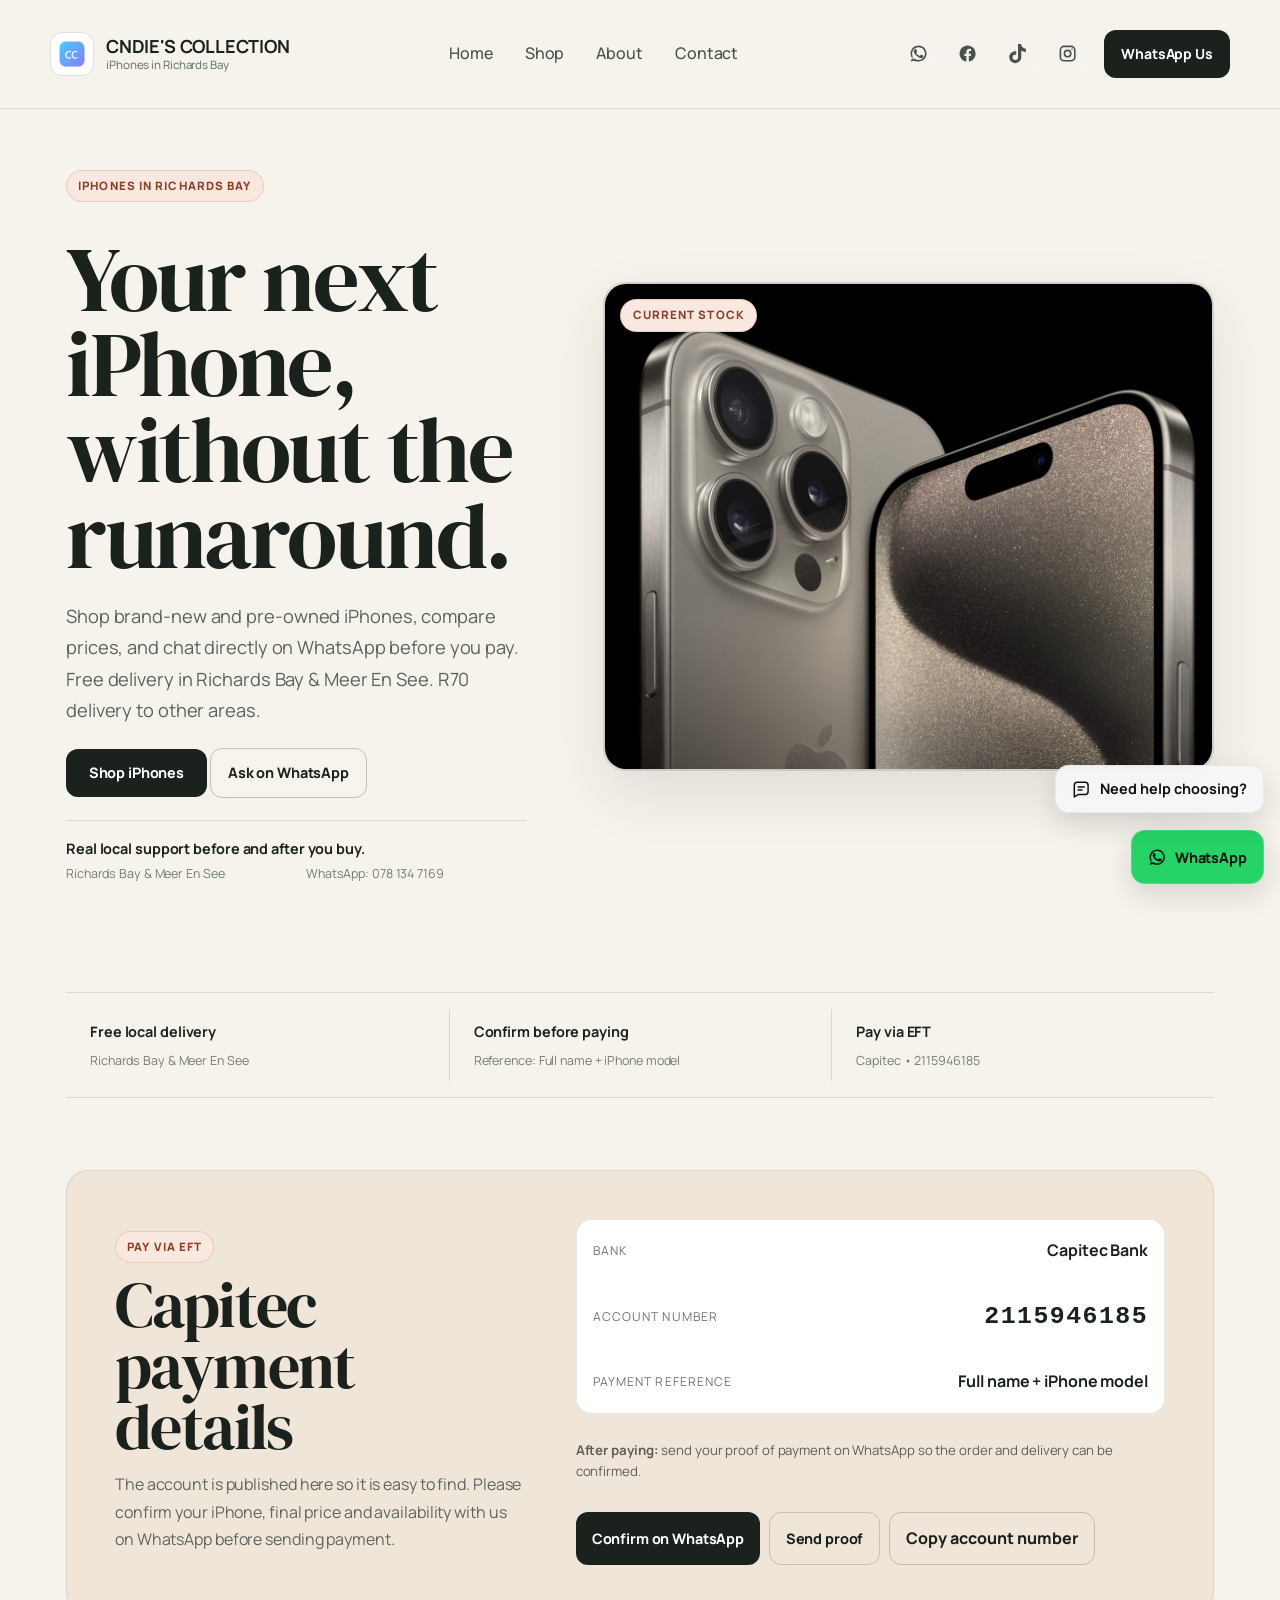
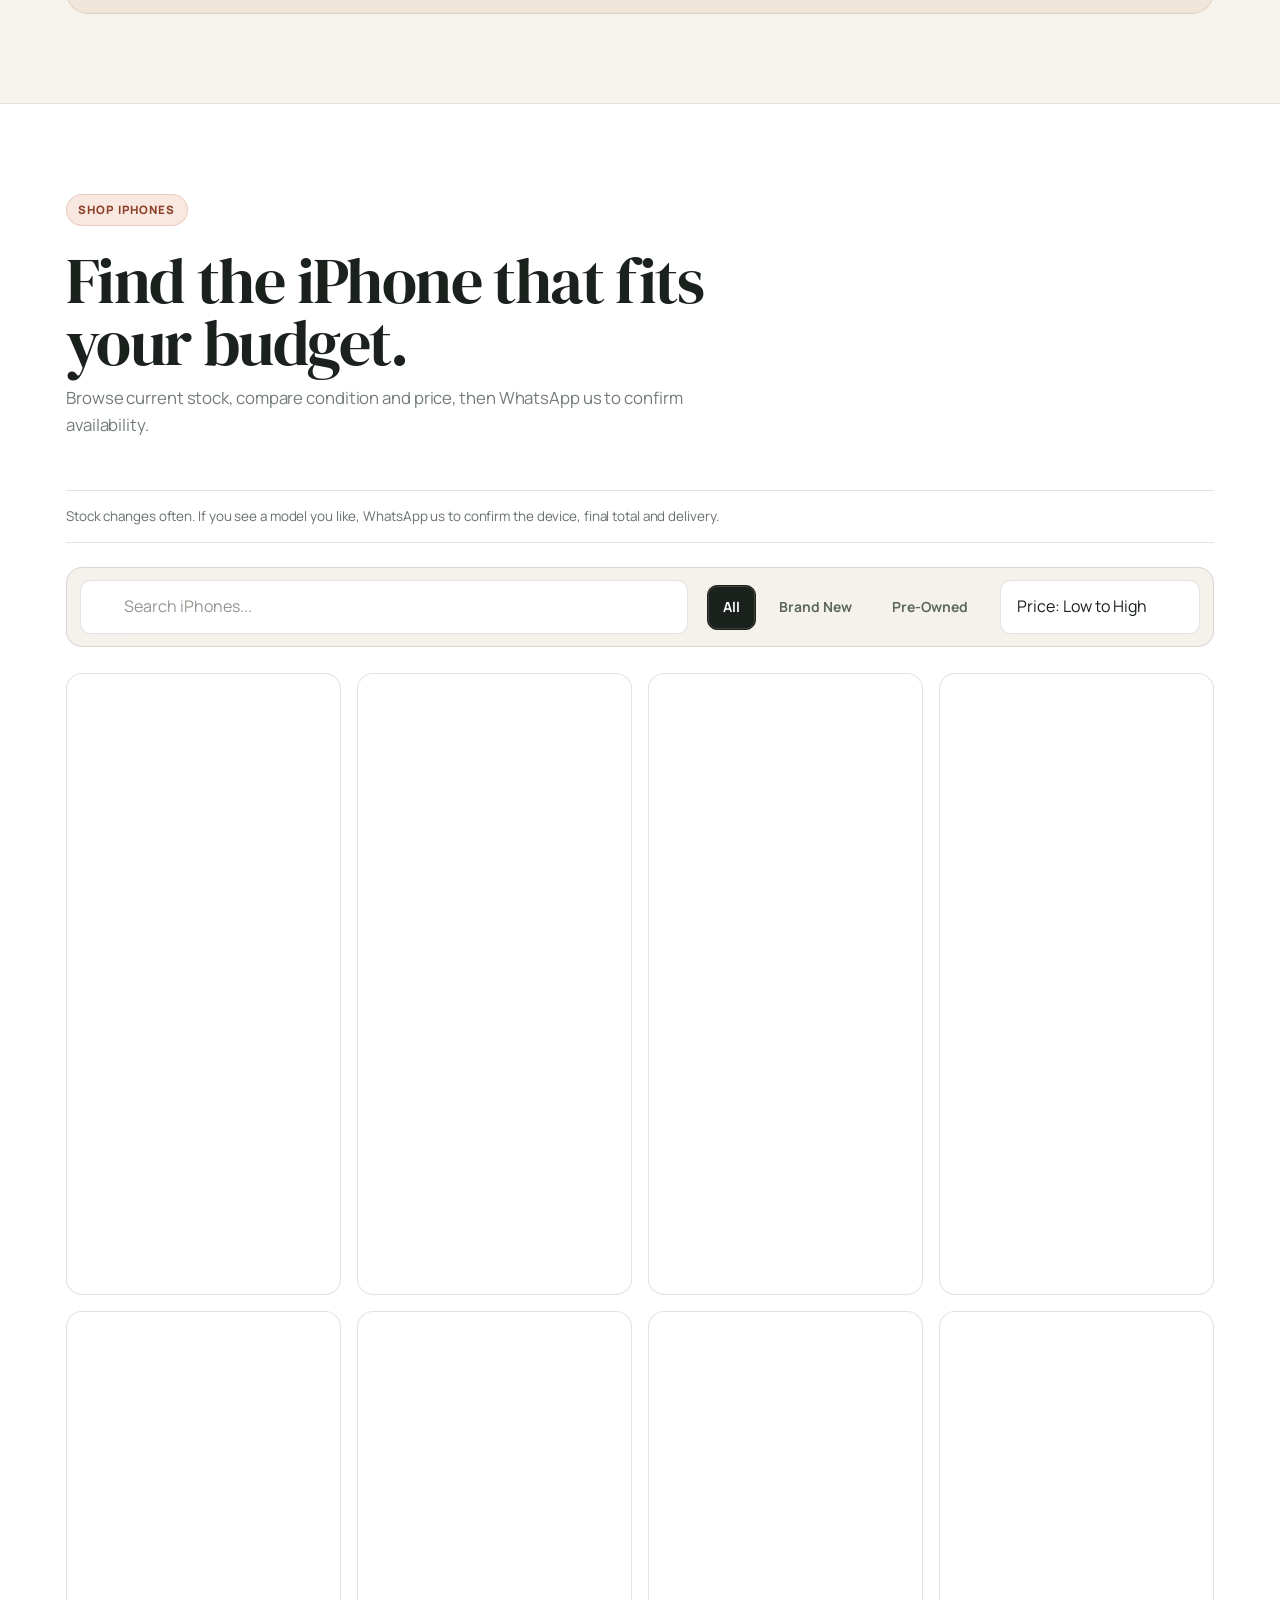
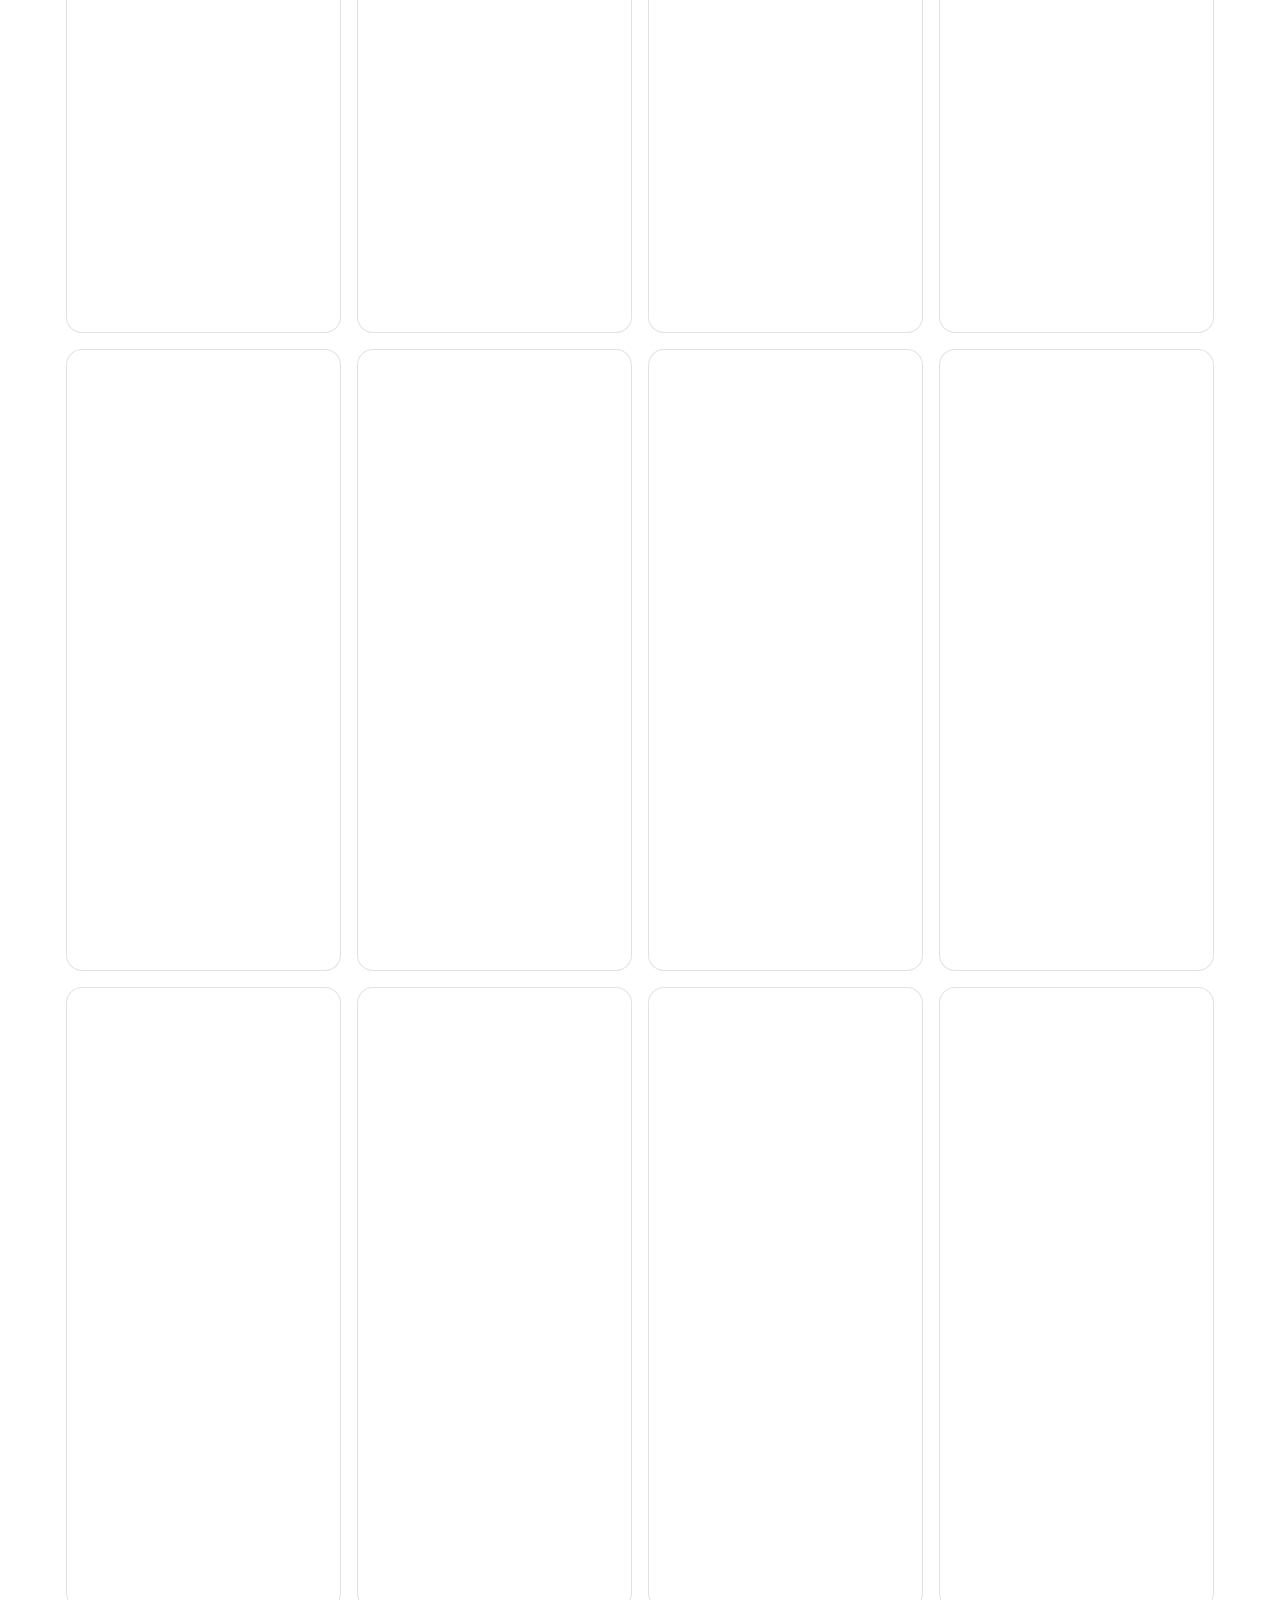
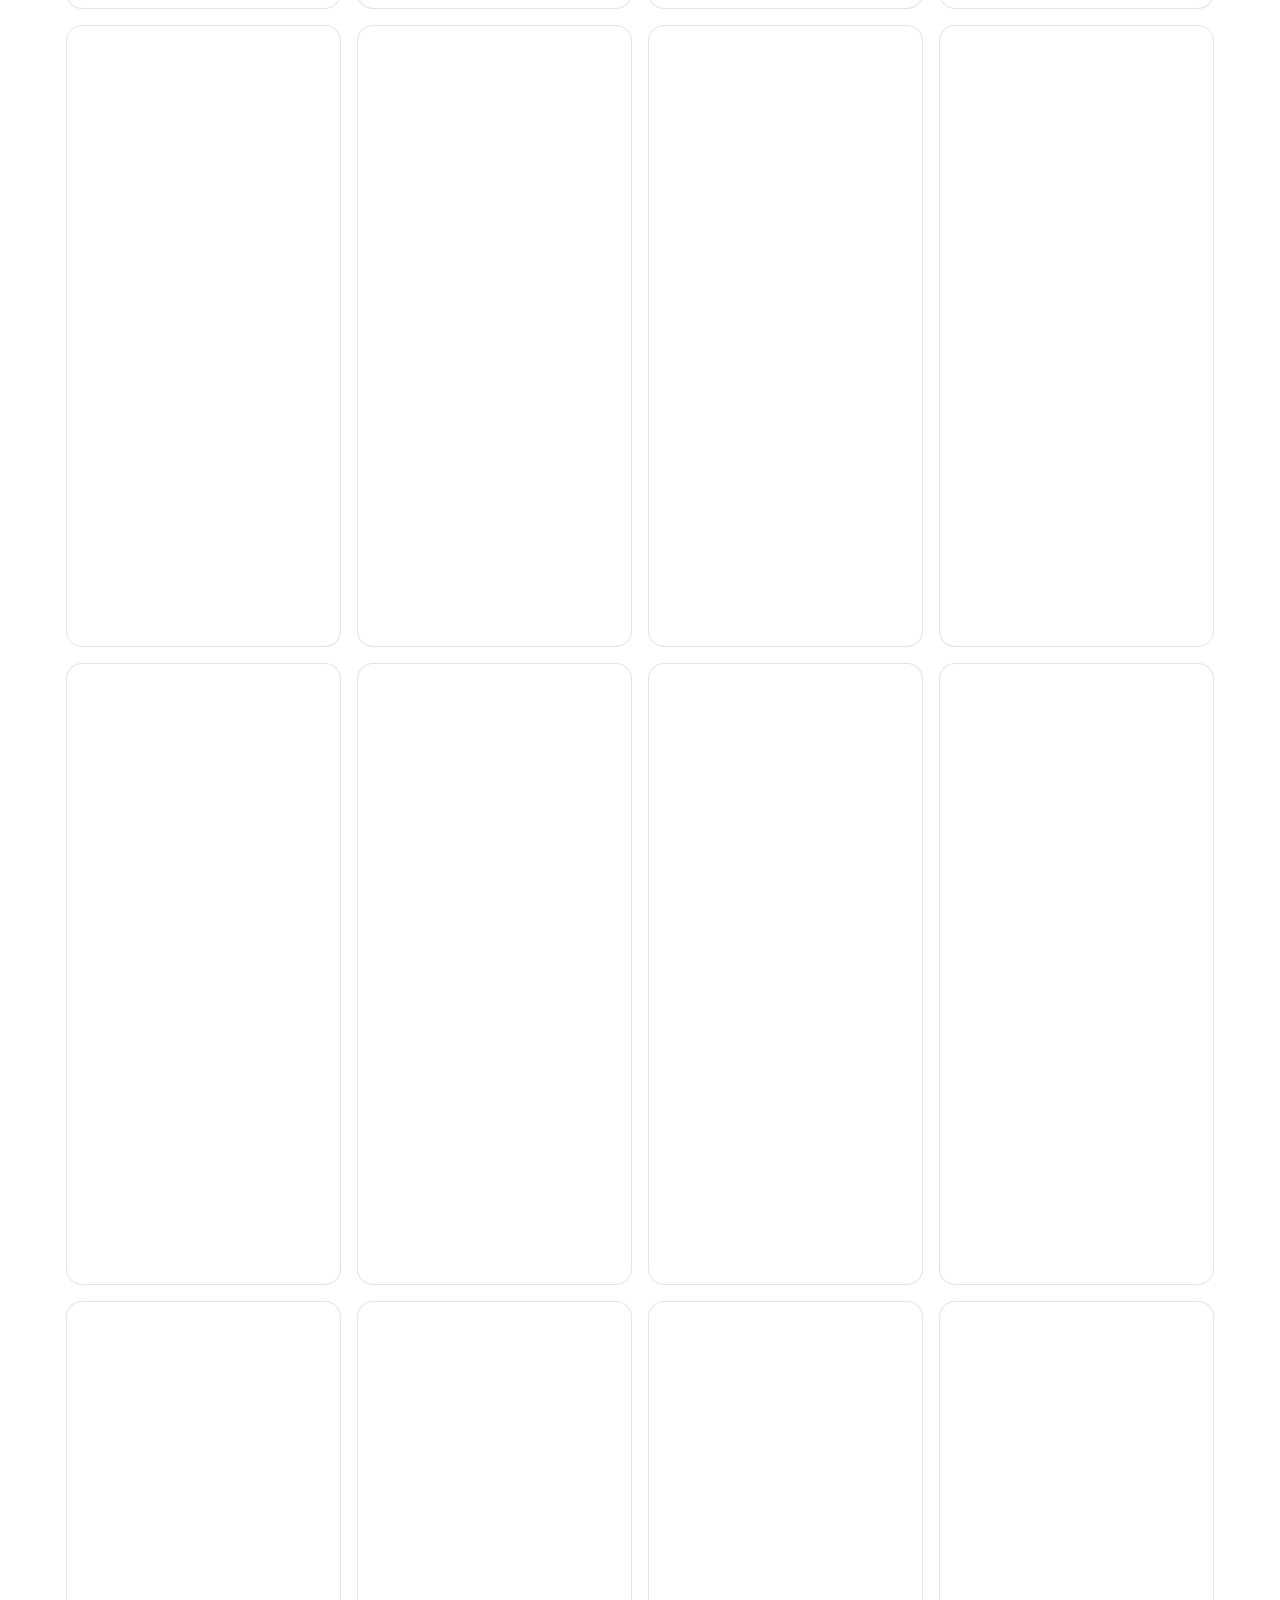
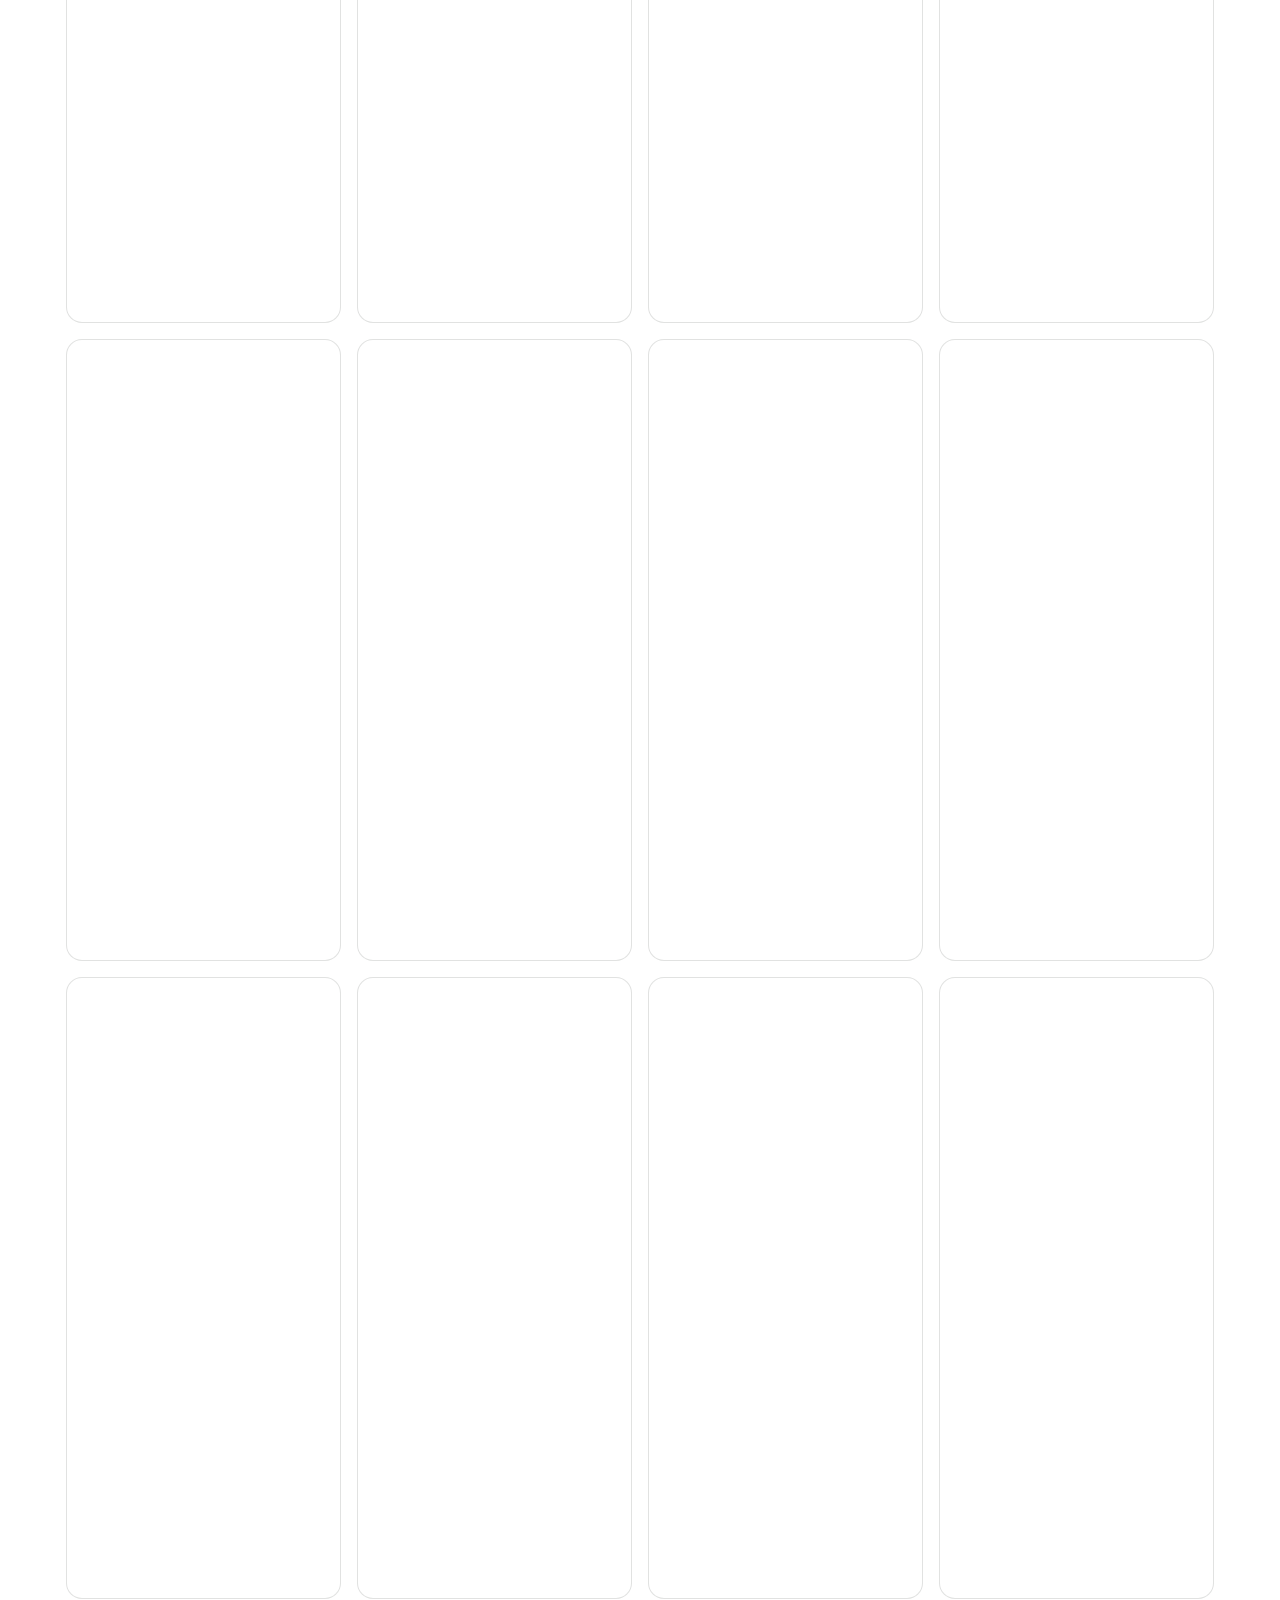
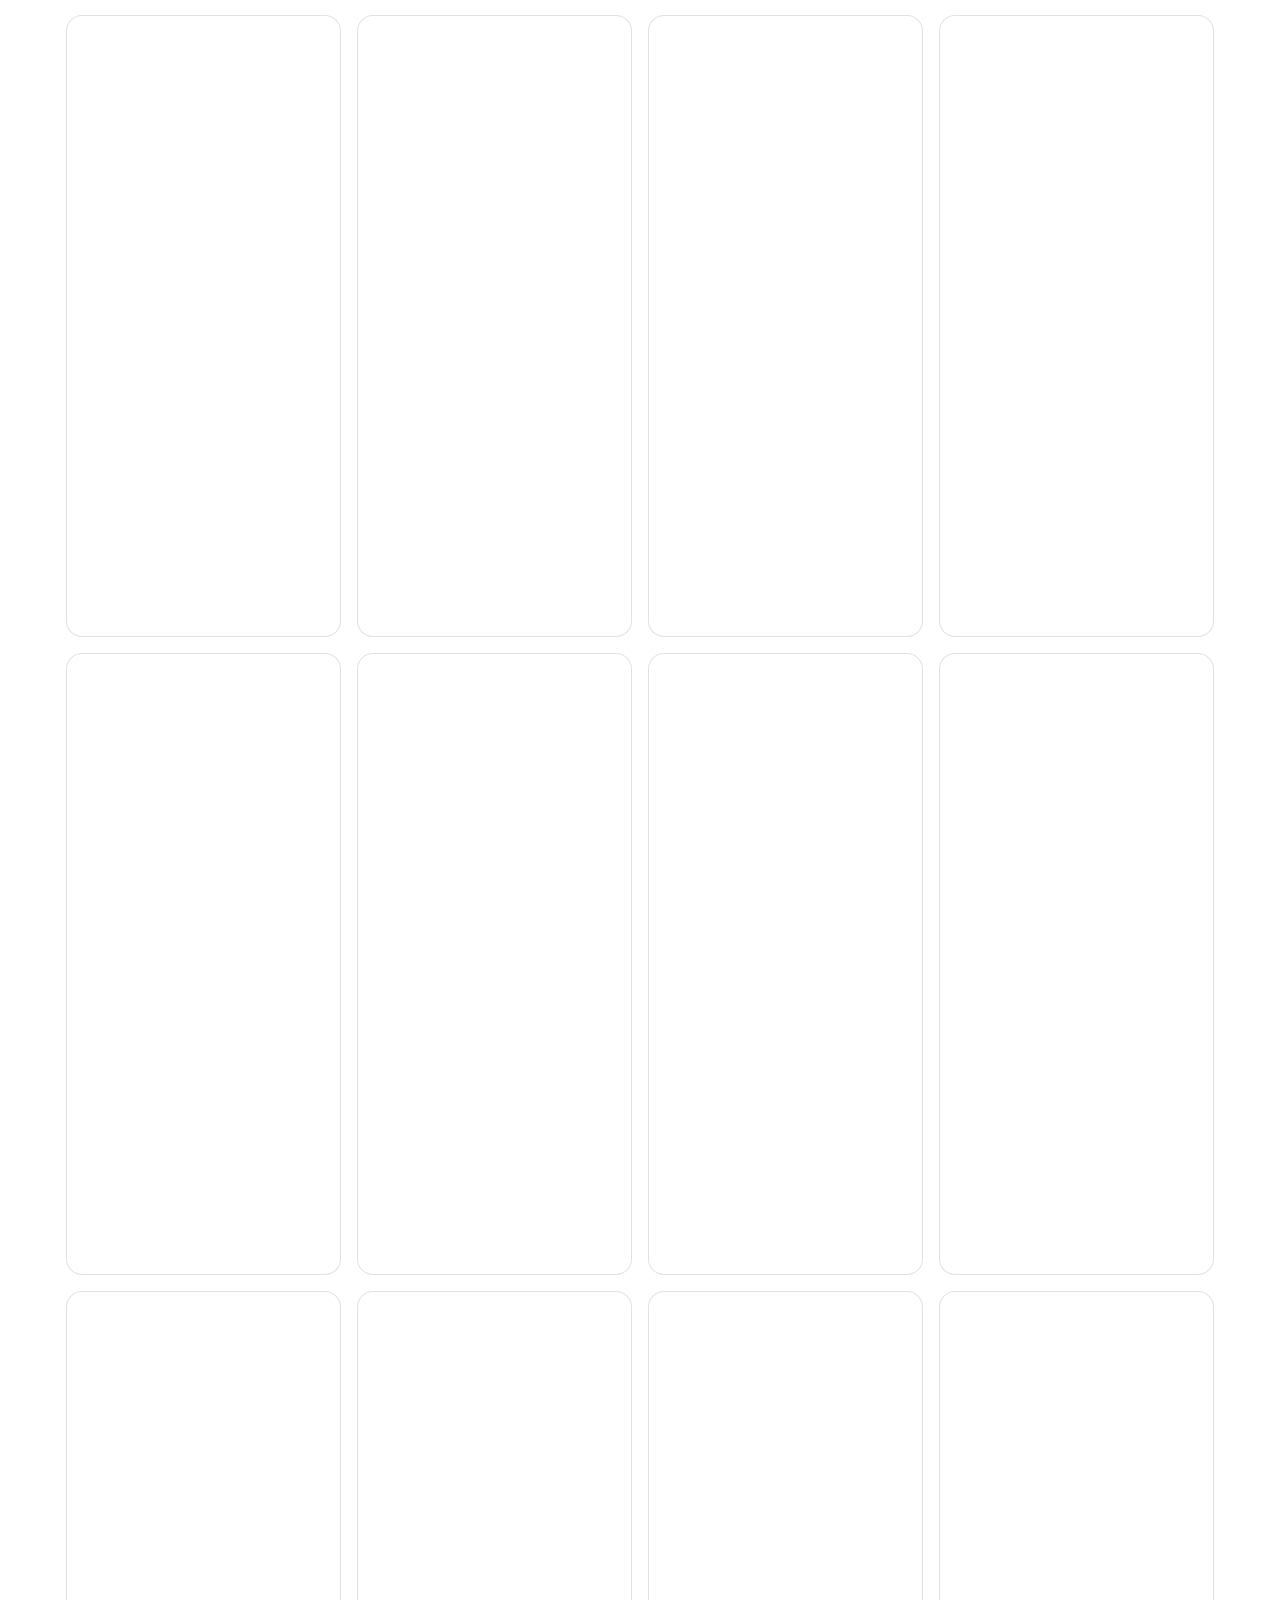
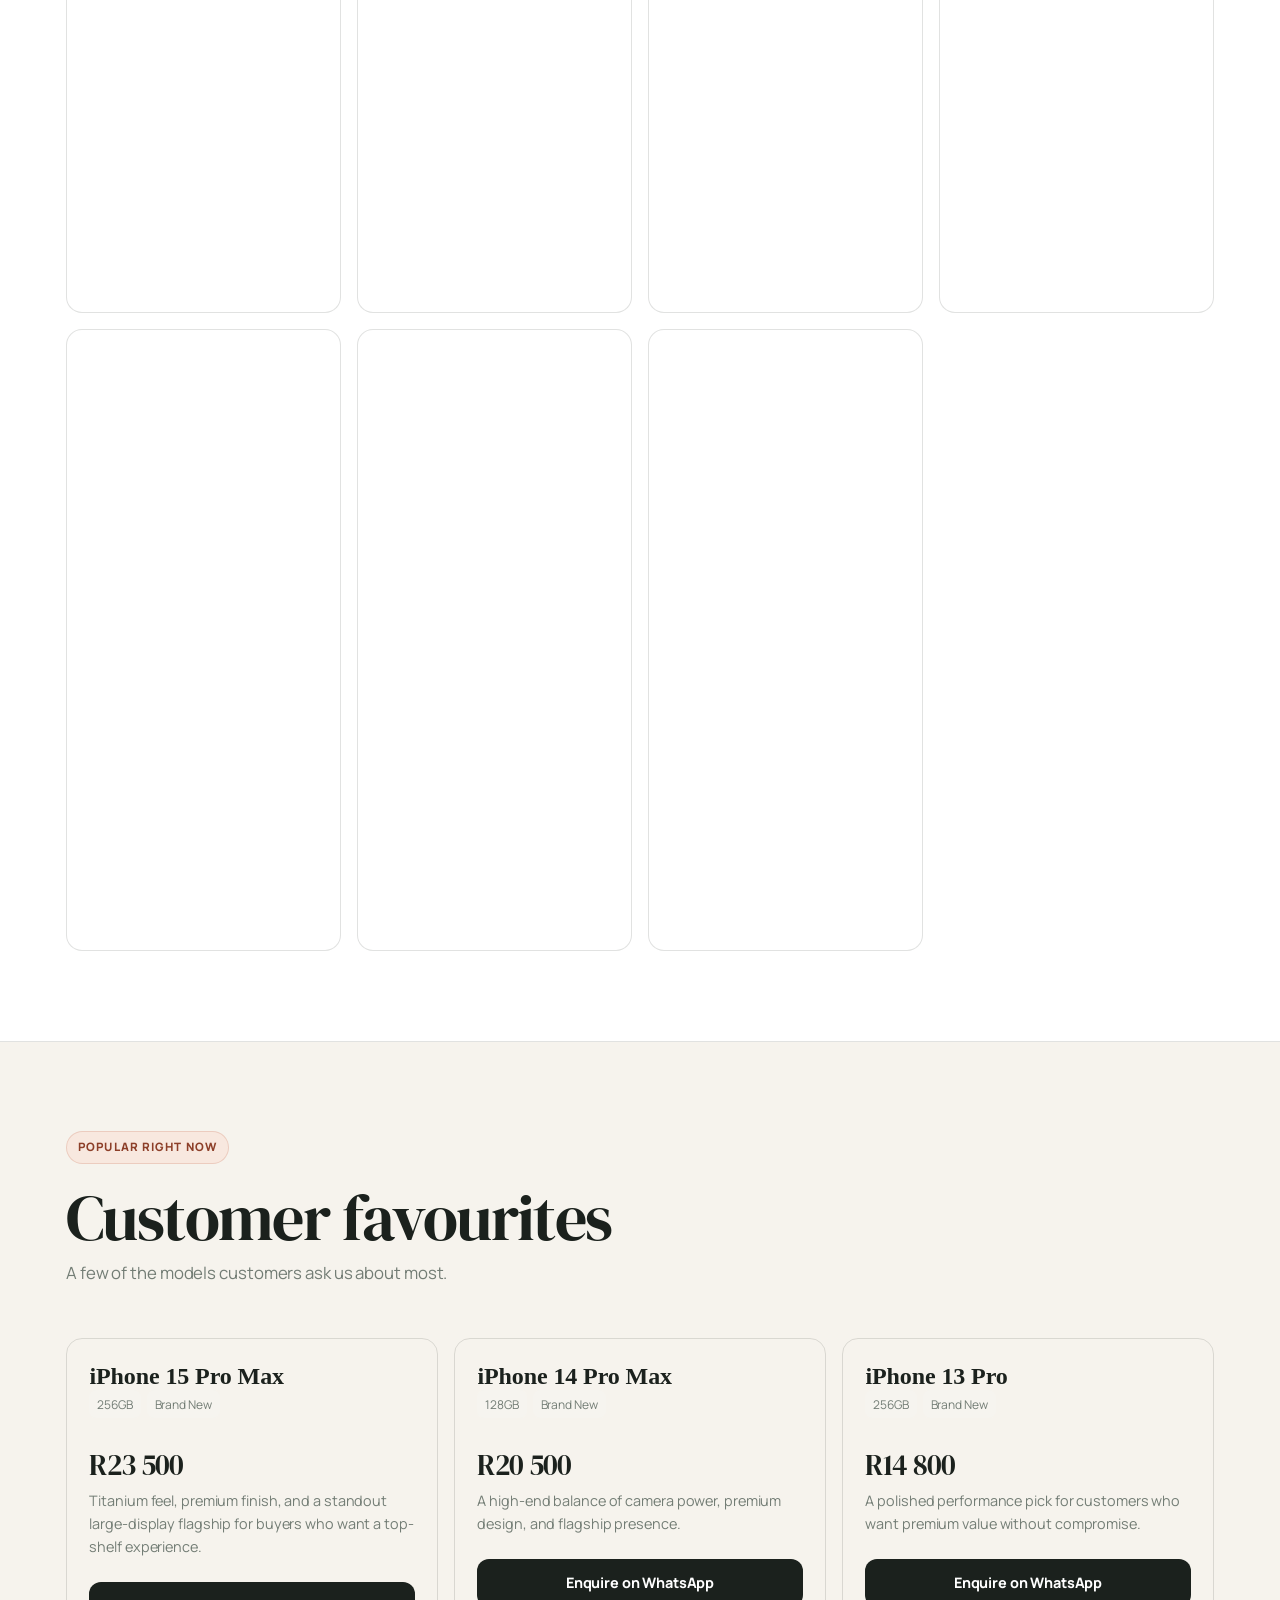
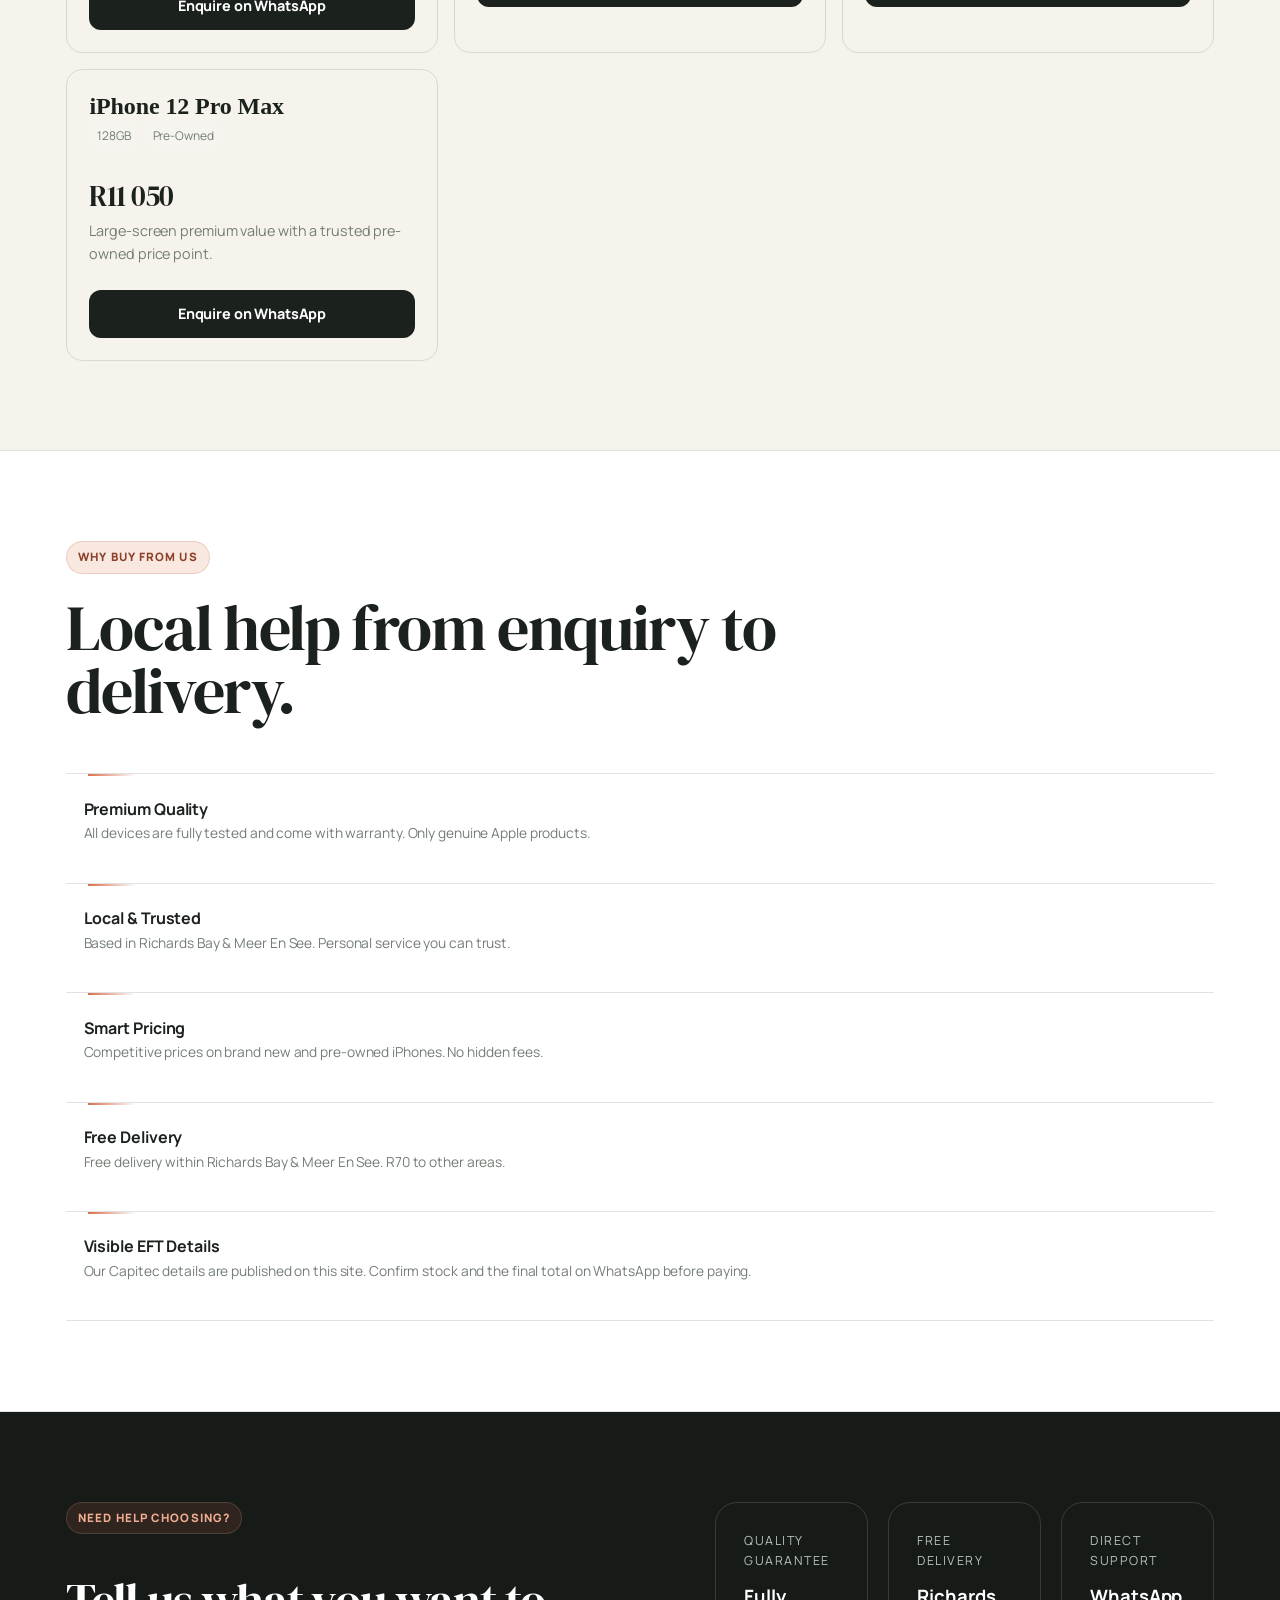
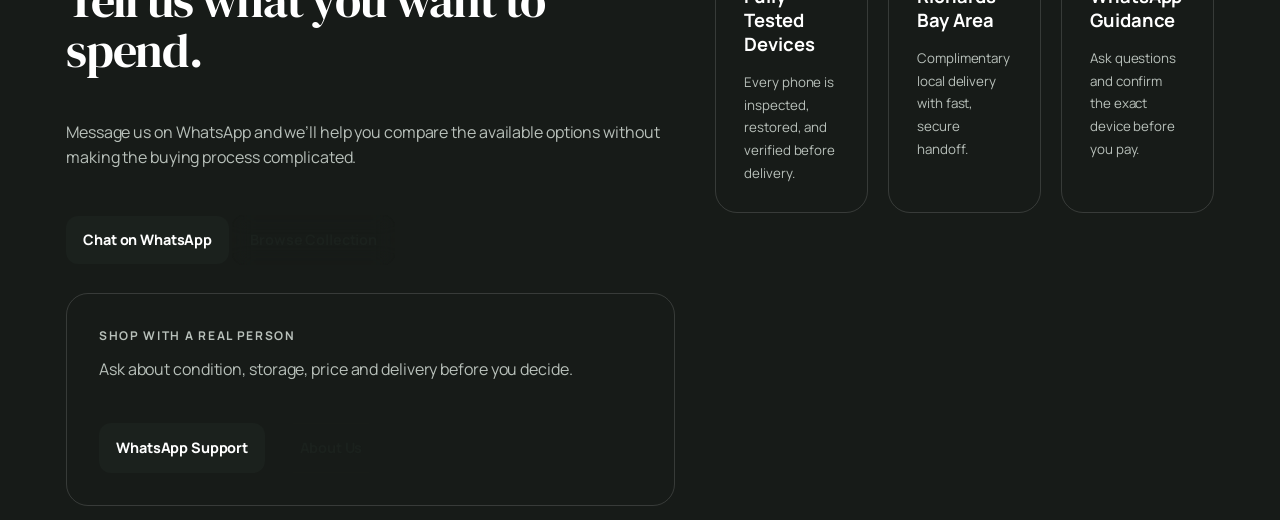
<file: cndies collection/index.html>
<!DOCTYPE html>
<html lang="en">
<head>
  <meta charset="UTF-8">
  <meta name="viewport" content="width=device-width, initial-scale=1.0">
  <meta name="description" content="Shop brand-new and pre-owned iPhones in Richards Bay from CNDIE'S COLLECTION. Compare current stock, chat on WhatsApp, and arrange local delivery.">
  <meta name="application-name" content="CNDIE'S COLLECTION">
  <meta name="author" content="CNDIE'S COLLECTION">
  <meta name="keywords" content="iPhone for sale Richards Bay, buy iPhone Meer En See, pre-owned iPhones, brand new iPhones, affordable iPhones">
  <link rel="canonical" href="https://cndies-collection-9brh.vercel.app/">
  <title>CNDIE'S COLLECTION | iPhones in Richards Bay</title>

  <meta property="og:site_name" content="CNDIE'S COLLECTION">
  <meta property="og:title" content="CNDIE'S COLLECTION | iPhones in Richards Bay">
  <meta property="og:description" content="Brand-new and pre-owned iPhones, direct WhatsApp support, and local delivery in Richards Bay.">
  <meta property="og:type" content="website">
  <meta property="og:url" content="https://cndies-collection-9brh.vercel.app/">
  <meta property="og:image" content="https://cndies-collection-9brh.vercel.app/assets/images/hero/premium-hero-realistic.jpg">

  <meta name="twitter:card" content="summary_large_image">
  <meta name="twitter:title" content="CNDIE'S COLLECTION | iPhones in Richards Bay">
  <meta name="twitter:description" content="Brand-new and pre-owned iPhones, direct WhatsApp support, and local delivery in Richards Bay.">
  <meta name="twitter:image" content="https://cndies-collection-9brh.vercel.app/assets/images/hero/premium-hero-realistic.jpg">

  <script type="application/ld+json">
    {
      "@context": "https://schema.org",
      "@type": "WebSite",
      "url": "https://cndies-collection-9brh.vercel.app/",
      "name": "CNDIE'S COLLECTION",
      "alternateName": "Cndie's iPhones"
    }
  </script>
  <link rel="preconnect" href="https://fonts.googleapis.com">
  <link rel="preconnect" href="https://fonts.gstatic.com" crossorigin>
  <link href="https://fonts.googleapis.com/css2?family=DM+Serif+Display&family=Manrope:wght@400;500;600;700;800&display=swap" rel="stylesheet">
  <link rel="stylesheet" href="css/style.css">
  <link rel="stylesheet" href="css/shop.css">
  <link rel="stylesheet" href="css/responsive.css">
  <link rel="stylesheet" href="css/design-pass.css?v=20260911a" data-cndies-design-pass>
</head>
<body>
  <div class="background-orb orb-one"></div>
  <div class="background-orb orb-two"></div>
  <div class="background-grid"></div>

  <header class="site-header" id="top">
    <div class="container nav-shell glass-panel">
      <a class="brand" href="index.html#home" aria-label="CNDIE'S COLLECTION home">
        <span class="brand-mark">
          <img src="assets/images/logo/logo-mark.png" alt="CNDIE'S COLLECTION logo">
        </span>
        <span class="brand-copy">
          <strong>CNDIE'S COLLECTION</strong>
          <small>iPhones in Richards Bay</small>
        </span>
      </a>

      <button class="nav-toggle" id="navToggle" type="button" aria-expanded="false" aria-controls="siteNav" aria-label="Toggle navigation">
        <span></span>
        <span></span>
      </button>

      <nav class="site-nav" id="siteNav">
        <a href="#home">Home</a>
        <a href="#shop">Shop</a>
        <a href="about.html">About</a>
        <a href="contact.html">Contact</a>
      </nav>

      <div class="nav-extras">
        <div class="nav-social" aria-label="Social links">
          <a class="social-link social-link--icon" href="https://wa.me/27781347169" target="_blank" rel="noopener noreferrer" aria-label="WhatsApp">
            <svg viewBox="0 0 24 24" fill="currentColor" aria-hidden="true"><path d="M17.472 14.382c-.297-.149-1.758-.867-2.03-.967-.273-.099-.471-.149-.67.15-.198.297-.768.966-.94 1.164-.173.198-.347.223-.644.075-.297-.149-1.255-.462-2.39-1.475-.883-.788-1.48-1.761-1.653-2.059-.173-.297-.018-.458.13-.606.134-.133.298-.347.446-.52.149-.174.198-.298.298-.497.099-.198.05-.372-.025-.521-.075-.149-.67-1.611-.916-2.207-.242-.579-.487-.5-.67-.51-.173-.009-.372-.01-.571-.01s-.52.075-.792.372c-.273.297-1.04 1.016-1.04 2.479 0 1.462 1.065 2.875 1.213 3.074.149.198 2.095 3.2 5.077 4.487.71.306 1.26.489 1.69.625.71.226 1.36.194 1.872.118.571-.085 1.758-.719 2.006-1.413.248-.695.248-1.29.173-1.414-.074-.124-.272-.198-.57-.347z"/><path d="M12 2.001C6.486 2.001 2 6.487 2 12.001c0 2.113.69 4.061 1.84 5.678L2 22l4.502-1.153A9.942 9.942 0 0 0 12 22.001c5.514 0 10-4.486 10-10 0-5.514-4.486-10-10-10zm0 18c-1.777 0-3.432-.575-4.814-1.553l-.344-.208-2.846.73.76-2.775-.224-.356A7.958 7.958 0 0 1 4 12.001c0-4.411 3.589-7.999 8-7.999s8 3.588 8 7.999c0 4.411-3.589 7.999-8 7.999z"/></svg>
          </a>
          <a class="social-link social-link--icon" href="https://www.facebook.com/cndieg.cndie?mibextid=ZbWKwL" target="_blank" rel="noopener noreferrer" aria-label="Facebook">
            <svg viewBox="0 0 24 24" fill="currentColor" aria-hidden="true"><path d="M22 12.07C22 6.528 17.523 2 12 2S2 6.528 2 12.07c0 5.03 3.657 9.2 8.438 9.917v-7.03H7.898v-2.888h2.54v-2.205c0-2.507 1.492-3.89 3.777-3.89 1.094 0 2.238.195 2.238.195v2.46h-1.26c-1.242 0-1.63.771-1.63 1.562v1.878h2.773l-.443 2.888h-2.33v7.03C18.343 21.27 22 17.1 22 12.07z"/></svg>
          </a>
          <a class="social-link social-link--icon" href="https://www.tiktok.com/@cndie09?_r=1&_t=ZS-954XGN6Ud9x" target="_blank" rel="noopener noreferrer" aria-label="TikTok">
            <svg viewBox="0 0 24 24" fill="currentColor" aria-hidden="true"><path d="M12.525.02c1.31-.02 2.61-.01 3.91-.02.08 1.53.63 3.09 1.75 4.17 1.12 1.11 2.7 1.62 4.24 1.79v4.03c-1.44-.05-2.89-.35-4.2-.97-.57-.26-1.1-.59-1.62-.93-.01 2.92.01 5.84-.02 8.75-.08 1.4-.54 2.79-1.35 3.94-1.31 1.92-3.58 3.17-5.91 3.21-1.43.08-2.86-.31-4.08-1.03-2.02-1.19-3.44-3.37-3.65-5.71-.02-.5-.03-1-.01-1.49.18-1.9 1.12-3.72 2.58-4.96 1.66-1.44 3.98-2.13 6.15-1.72.02 1.48-.04 2.96-.04 4.44-.99-.32-2.15-.23-3.02.37-.63.41-1.11 1.04-1.36 1.75-.21.51-.15 1.07-.14 1.61.24 1.64 1.82 3.02 3.5 2.87 1.12-.01 2.19-.66 2.77-1.61.19-.33.4-.67.41-1.06.1-1.79.06-3.57.07-5.36.01-4.03-.01-8.05.02-12.07z"/></svg>
          </a>
          <a class="social-link social-link--icon" href="https://www.instagram.com/cndie3?igsh=anlnZHV1OTlieHNv" target="_blank" rel="noopener noreferrer" aria-label="Instagram">
            <svg viewBox="0 0 24 24" fill="currentColor" aria-hidden="true"><path d="M7.5 2h9A5.5 5.5 0 0 1 22 7.5v9A5.5 5.5 0 0 1 16.5 22h-9A5.5 5.5 0 0 1 2 16.5v-9A5.5 5.5 0 0 1 7.5 2zm0 2A3.5 3.5 0 0 0 4 7.5v9A3.5 3.5 0 0 0 7.5 20h9a3.5 3.5 0 0 0 3.5-3.5v-9A3.5 3.5 0 0 0 16.5 4h-9zm10 1.5a1 1 0 1 1 0 2 1 1 0 0 1 0-2zM12 7a5 5 0 1 1 0 10 5 5 0 0 1 0-10zm0 2a3 3 0 1 0 0 6 3 3 0 0 0 0-6z"/></svg>
          </a>
        </div>
        <a class="btn btn-primary nav-cta" href="https://wa.me/27781347169?text=Hi%20I%20want%20to%20enquire%20about%20iPhones" target="_blank" rel="noopener noreferrer">WhatsApp Us</a>
      </div>
    </div>
  </header>

  <main>
    <!-- HERO SECTION -->
    <section class="hero section" id="home">
      <div class="hero-overlay"></div>
      <div class="container hero-grid">
        <div class="hero-copy">
          <span class="eyebrow">iPhones in Richards Bay</span>
          <h1>Your next iPhone, without the runaround.</h1>
          <p class="lead">
            Shop brand-new and pre-owned iPhones, compare prices, and chat directly on WhatsApp before you pay.
            Free delivery in Richards Bay & Meer En See. R70 delivery to other areas.
          </p>

          <div class="hero-actions">
            <a class="btn btn-primary" href="#shop">Shop iPhones</a>
            <a class="btn btn-secondary" href="https://wa.me/27781347169?text=Hi%20I%20want%20to%20enquire%20about%20iPhones" target="_blank" rel="noopener noreferrer">Ask on WhatsApp</a>
          </div>

          <div class="hero-callout glass-panel">
            <strong>Real local support before and after you buy.</strong>
            <span>Richards Bay & Meer En See</span>
            <span>WhatsApp: 078 134 7169</span>
          </div>
        </div>

        <div class="hero-visual">
          <div class="featured-showcase glass-panel">
            <span class="featured-tag">Current Stock</span>
            <div class="featured-showcase-art">
              <img src="assets/images/hero/premium-hero-realistic.jpg" alt="iPhone collection available from CNDIE'S COLLECTION in Richards Bay" loading="eager" decoding="async">
            </div>
          </div>
        </div>
      </div>
    </section>

    <!-- INFO BANNERS -->
    <section class="section info-bar" aria-label="Store information">
      <div class="container">
        <div class="info-grid">
          <div class="info-item glass-card">
            <strong>Free local delivery</strong>
            <span>Richards Bay & Meer En See</span>
          </div>
          <div class="info-item glass-card">
            <strong>Confirm before paying</strong>
            <span>Reference: Full name + iPhone model</span>
          </div>
          <div class="info-item glass-card">
            <strong>Pay via EFT</strong>
            <span>Capitec • 2115946185</span>
          </div>
        </div>
      </div>
    </section>

    <!-- EFT PAYMENT -->
    <section class="section eft-payment-section" id="payment" aria-labelledby="eftPaymentTitle">
      <div class="container">
        <div class="eft-payment-card">
          <div class="eft-payment-copy">
            <span class="eyebrow">Pay via EFT</span>
            <h2 id="eftPaymentTitle">Capitec payment details</h2>
            <p>The account is published here so it is easy to find. Please confirm your iPhone, final price and availability with us on WhatsApp before sending payment.</p>
          </div>
          <div class="eft-payment-details">
            <dl class="eft-details">
              <div class="eft-detail-row"><dt>Bank</dt><dd>Capitec Bank</dd></div>
              <div class="eft-detail-row"><dt>Account number</dt><dd class="eft-account-number">2115946185</dd></div>
              <div class="eft-detail-row"><dt>Payment reference</dt><dd>Full name + iPhone model</dd></div>
            </dl>
            <div class="eft-payment-note"><strong>After paying:</strong> send your proof of payment on WhatsApp so the order and delivery can be confirmed.</div>
            <div class="eft-payment-actions">
              <a class="btn btn-primary" href="https://wa.me/27781347169?text=Hi%20Cndie%27s%20Collection%2C%20I%20want%20to%20confirm%20the%20iPhone%20and%20final%20total%20before%20making%20an%20EFT%20payment." target="_blank" rel="noopener noreferrer">Confirm on WhatsApp</a>
              <a class="btn btn-secondary" href="https://wa.me/27781347169?text=Hi%20Cndie%27s%20Collection%2C%20I%20have%20made%20my%20EFT%20payment%20and%20would%20like%20to%20send%20my%20proof%20of%20payment." target="_blank" rel="noopener noreferrer">Send proof</a>
              <button class="eft-copy-button" type="button" data-account-number="2115946185">Copy account number</button>
            </div>
          </div>
        </div>
      </div>
    </section>

    <!-- SHOP SECTION -->
    <section class="section shop-section" id="shop">
      <div class="container">
        <div class="section-header">
          <span class="eyebrow">Shop iPhones</span>
          <h2>Find the iPhone that fits your budget.</h2>
          <p>Browse current stock, compare condition and price, then WhatsApp us to confirm availability.</p>
        </div>

        <div class="shop-banner glass-panel">
          <p>Stock changes often. If you see a model you like, WhatsApp us to confirm the device, final total and delivery.</p>
        </div>

        <!-- Filters -->
        <div class="filters-bar glass-panel">
          <div class="search-box">
            <input type="text" id="searchInput" placeholder="Search iPhones...">
          </div>
          <div class="filter-controls">
            <div id="conditionFilters" class="condition-buttons">
              <button class="filter-btn active" data-condition="All">All</button>
              <button class="filter-btn" data-condition="Brand New">Brand New</button>
              <button class="filter-btn" data-condition="Pre-Owned">Pre-Owned</button>
            </div>
            <select id="sortSelect">
              <option value="low-high">Price: Low to High</option>
              <option value="high-low">Price: High to Low</option>
            </select>
          </div>
        </div>

        <!-- Empty State -->
        <div class="empty-state glass-card hidden" id="emptyState">
          <p>No products found. Try adjusting your search or filters.</p>
        </div>

        <!-- Products Grid -->
        <div class="products-grid" id="productGrid">
          <!-- Products will be loaded here by JavaScript -->
        </div>
      </div>
    </section>

    <!-- FEATURED MODELS -->
    <section class="section featured-models">
      <div class="container">
        <div class="section-header">
          <span class="eyebrow">Popular right now</span>
          <h2>Customer favourites</h2>
          <p>A few of the models customers ask us about most.</p>
        </div>

        <div class="featured-grid" id="featuredGrid">
          <!-- Featured models will be loaded here by JavaScript -->
        </div>
      </div>
    </section>

    <!-- TRUST SECTION -->
    <section class="section trust-section">
      <div class="container">
        <div class="section-header">
          <span class="eyebrow">Why buy from us</span>
          <h2>Local help from enquiry to delivery.</h2>
        </div>

        <div class="trust-grid">
          <article class="trust-card glass-card">
            <strong>Premium Quality</strong>
            <p>All devices are fully tested and come with warranty. Only genuine Apple products.</p>
          </article>
          <article class="trust-card glass-card">
            <strong>Local & Trusted</strong>
            <p>Based in Richards Bay & Meer En See. Personal service you can trust.</p>
          </article>
          <article class="trust-card glass-card">
            <strong>Smart Pricing</strong>
            <p>Competitive prices on brand new and pre-owned iPhones. No hidden fees.</p>
          </article>
          <article class="trust-card glass-card">
            <strong>Free Delivery</strong>
            <p>Free delivery within Richards Bay & Meer En See. R70 to other areas.</p>
          </article>
          <article class="trust-card glass-card">
            <strong>Visible EFT Details</strong>
            <p>Our Capitec details are published on this site. Confirm stock and the final total on WhatsApp before paying.</p>
          </article>
        </div>
      </div>
    </section>

    <!-- CONTACT PREVIEW -->
    <section class="section contact-preview" id="contact">
      <div class="container contact-preview-grid">
        <div class="contact-intro">
          <span class="eyebrow">Need help choosing?</span>
          <h2>Tell us what you want to spend.</h2>
          <p>Message us on WhatsApp and we’ll help you compare the available options without making the buying process complicated.</p>

          <div class="hero-actions">
            <a class="btn btn-primary" href="https://wa.me/27781347169?text=Hi%20I%20want%20to%20enquire%20about%20iPhones" target="_blank" rel="noopener noreferrer">Chat on WhatsApp</a>
            <a class="btn btn-secondary" href="#shop">Browse Collection</a>
          </div>

          <div class="connect-panel glass-card">
            <div class="connect-panel-copy">
              <span class="connect-label">Shop with a real person</span>
              <p>Ask about condition, storage, price and delivery before you decide.</p>
            </div>
            <div class="connect-actions">
              <a class="btn btn-primary" href="https://wa.me/27781347169?text=Hi%20I%20want%20to%20enquire%20about%20iPhones" target="_blank" rel="noopener noreferrer">WhatsApp Support</a>
              <a class="btn btn-ghost" href="about.html">About Us</a>
            </div>
          </div>
        </div>

        <div class="contact-cards">
          <article class="contact-card glass-card">
            <span>Quality Guarantee</span>
            <strong>Fully Tested Devices</strong>
            <small>Every phone is inspected, restored, and verified before delivery.</small>
          </article>
          <article class="contact-card glass-card">
            <span>Free Delivery</span>
            <strong>Richards Bay Area</strong>
            <small>Complimentary local delivery with fast, secure handoff.</small>
          </article>
          <article class="contact-card glass-card">
            <span>Direct Support</span>
            <strong>WhatsApp Guidance</strong>
            <small>Ask questions and confirm the exact device before you pay.</small>
          </article>
        </div>
      </div>
    </section>
  </main>

  <footer class="site-footer">
    <div class="container footer-shell">
      <div class="footer-brand">
        <strong>CNDIE'S COLLECTION</strong>
        <p>iPhones in Richards Bay</p>
      </div>
      <div class="footer-links">
        <span>Quick Links</span>
        <div class="social-list">
          <a class="social-link" href="#home">Home</a>
          <a class="social-link" href="#shop">Shop</a>
          <a class="social-link" href="about.html">About</a>
          <a class="social-link" href="contact.html">Contact</a>
        </div>
      </div>
      <div class="footer-social">
        <span>Follow Us</span>
        <div class="social-list social-list--footer">
          <a class="social-link" href="https://wa.me/27781347169" target="_blank" rel="noopener noreferrer">WhatsApp</a>
          <a class="social-link" href="https://www.facebook.com/cndieg.cndie?mibextid=ZbWKwL" target="_blank" rel="noopener noreferrer">Facebook</a>
          <a class="social-link" href="https://www.tiktok.com/@cndie09?_r=1&_t=ZS-954XGN6Ud9x" target="_blank" rel="noopener noreferrer">TikTok</a>
          <a class="social-link" href="https://www.instagram.com/cndie3?igsh=anlnZHV1OTlieHNv" target="_blank" rel="noopener noreferrer">Instagram</a>
        </div>
      </div>
      <p>&copy; 2026 CNDIE'S COLLECTION. All rights reserved. | Richards Bay, South Africa</p>
    </div>
  </footer>

  <script src="js/main.js?v=20260911c"></script>
  <script>
    (function () {
      var designStyles = document.querySelector('link[data-cndies-design-pass]');
      if (designStyles) {
        document.head.appendChild(designStyles);
      }
    }());
  </script>
  <script src="js/products.js"></script>
  <script src="js/featured.js"></script>
  <script src="js/filters.js"></script>
  <script src="js/phone-viewer.js"></script>
</body>
</html>
</file>
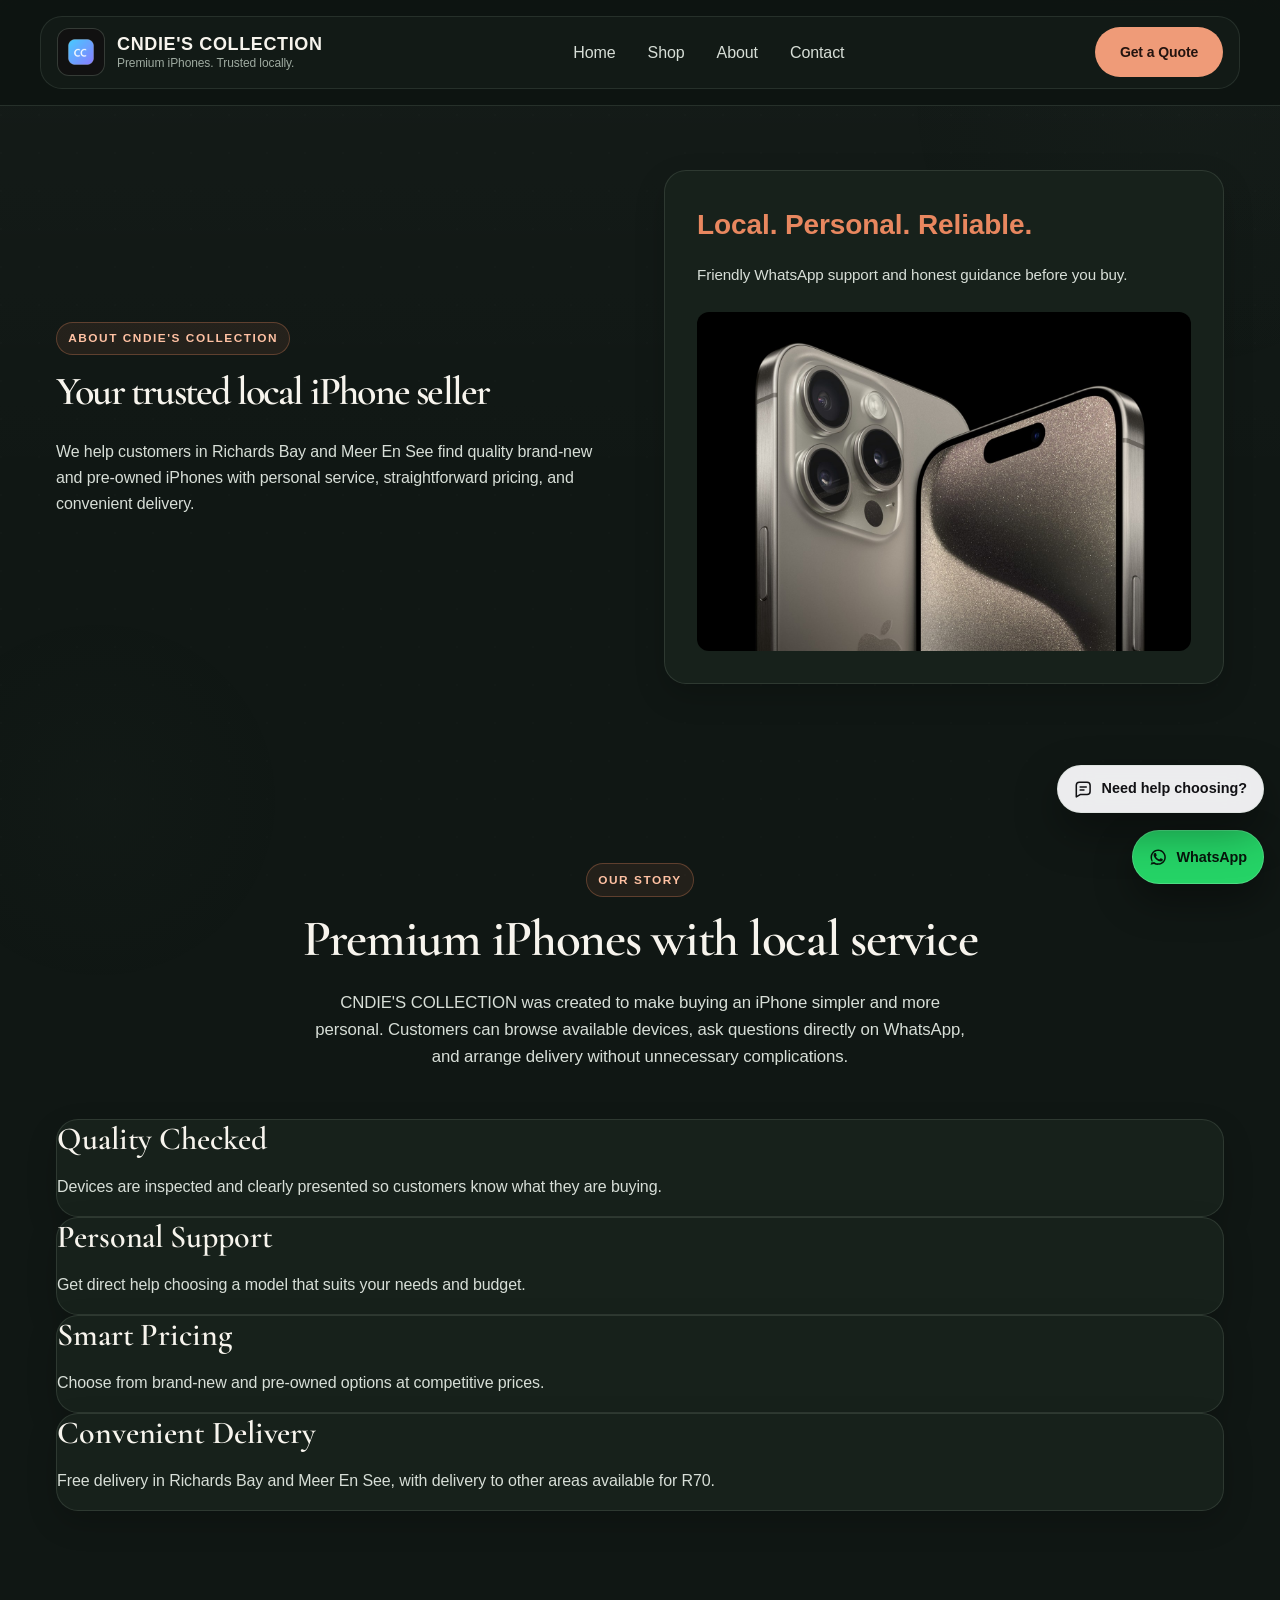
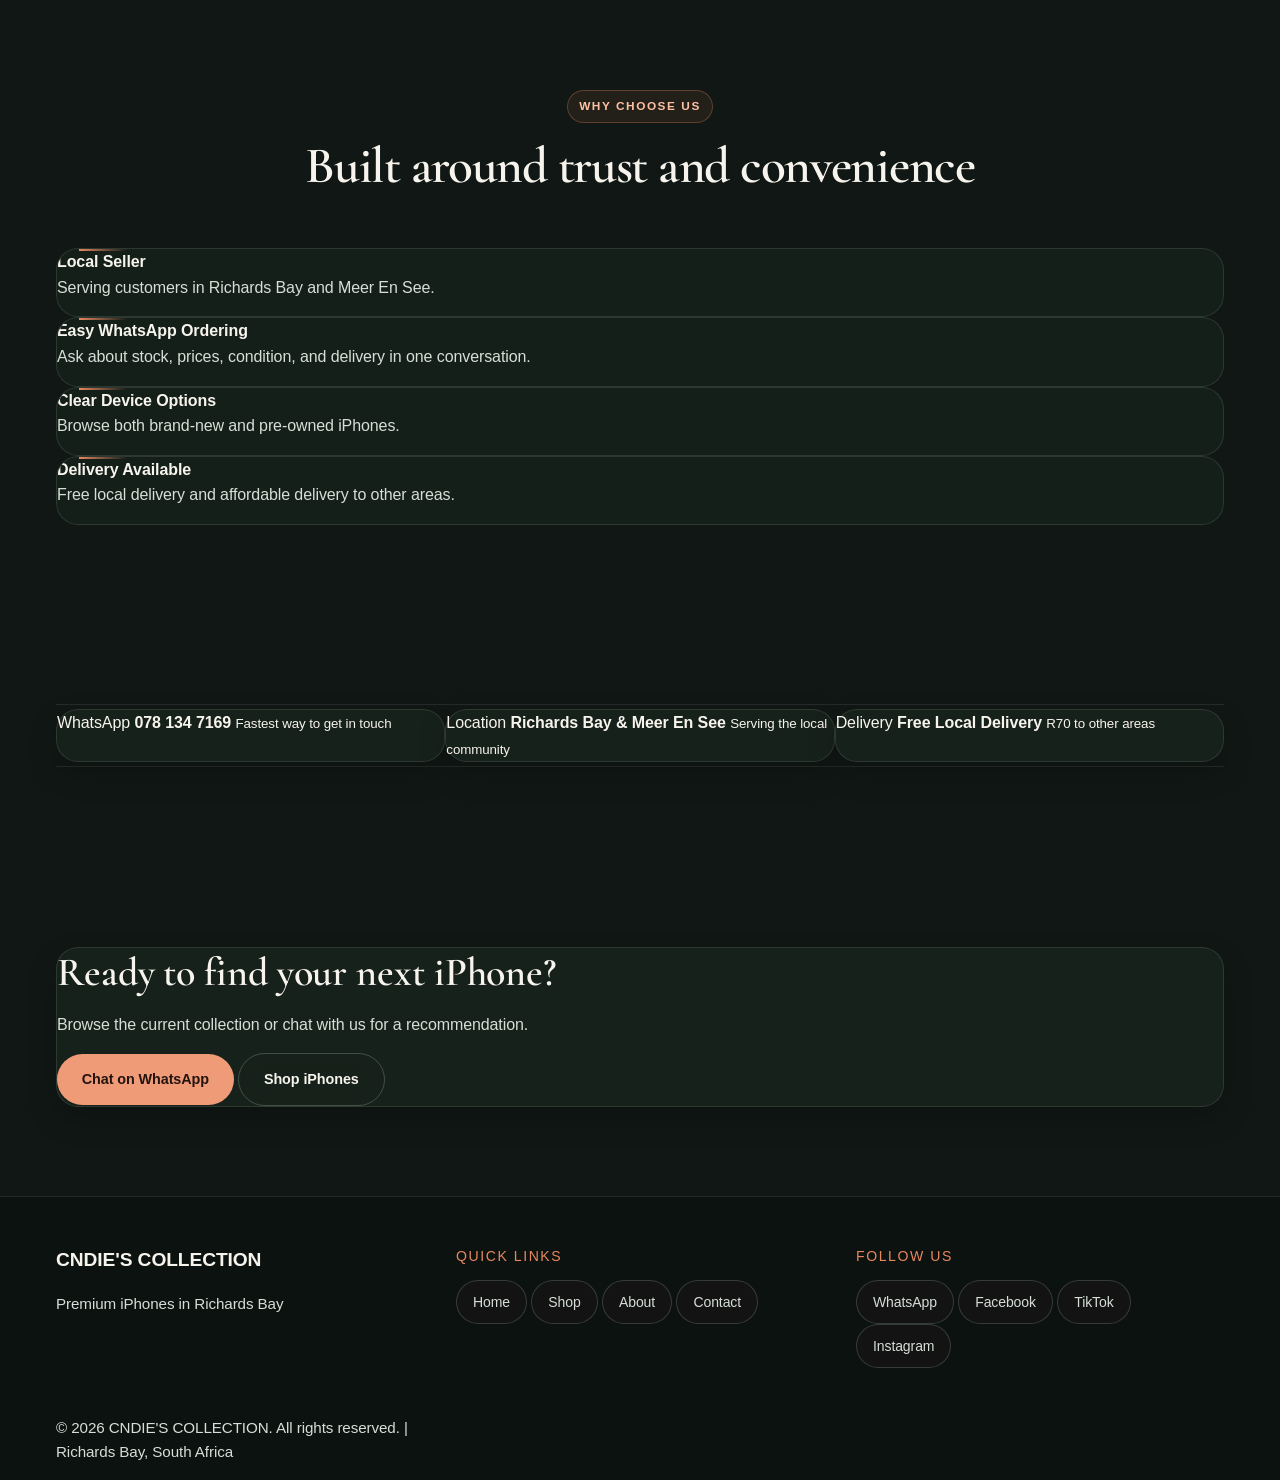
<file: cndies collection/about.html>
<!DOCTYPE html>
<html lang="en">
<head>
  <meta charset="UTF-8">
  <meta name="viewport" content="width=device-width, initial-scale=1.0">
  <meta name="description" content="Learn about Cndie's iPhones, a trusted local iPhone seller serving Richards Bay and Meer En See with tested devices and convenient delivery.">
  <meta name="application-name" content="Cndie's iPhones">
  <meta name="author" content="Cndie's iPhones">
  <link rel="canonical" href="https://cndies-collection-9brh.vercel.app/about.html">
  <title>About Cndie's iPhones | Richards Bay</title>

  <meta property="og:site_name" content="Cndie's iPhones">
  <meta property="og:title" content="About Cndie's iPhones | Richards Bay">
  <meta property="og:description" content="Trusted local iPhone sales, personal service, tested devices, and convenient delivery in Richards Bay and Meer En See.">
  <meta property="og:type" content="website">
  <meta property="og:url" content="https://cndies-collection-9brh.vercel.app/about.html">
  <meta property="og:image" content="https://cndies-collection-9brh.vercel.app/assets/images/hero/premium-hero-realistic.jpg">

  <meta name="twitter:card" content="summary_large_image">
  <meta name="twitter:title" content="About Cndie's iPhones | Richards Bay">
  <meta name="twitter:description" content="Trusted local iPhone sales, tested devices, and convenient delivery in Richards Bay and Meer En See.">
  <meta name="twitter:image" content="https://cndies-collection-9brh.vercel.app/assets/images/hero/premium-hero-realistic.jpg">

  <script type="application/ld+json">
    {
      "@context": "https://schema.org",
      "@type": "AboutPage",
      "url": "https://cndies-collection-9brh.vercel.app/about.html",
      "name": "About Cndie's iPhones",
      "isPartOf": {
        "@type": "WebSite",
        "name": "Cndie's iPhones",
        "url": "https://cndies-collection-9brh.vercel.app/"
      }
    }
  </script>

  <link rel="preconnect" href="https://fonts.googleapis.com">
  <link rel="preconnect" href="https://fonts.gstatic.com" crossorigin>
  <link href="https://fonts.googleapis.com/css2?family=Segoe+UI:wght@300;400;500;600;700&family=Cormorant+Garamond:ital,wght@0,400;0,500;0,600;1,400&display=swap" rel="stylesheet">
  <link rel="stylesheet" href="css/style.css">
  <link rel="stylesheet" href="css/shop.css">
  <link rel="stylesheet" href="css/responsive.css">
</head>
<body>
  <div class="background-orb orb-one"></div>
  <div class="background-orb orb-two"></div>
  <div class="background-grid"></div>

  <header class="site-header" id="top">
    <div class="container nav-shell glass-panel">
      <a class="brand" href="index.html#home" aria-label="CNDIE'S COLLECTION home">
        <span class="brand-mark">
          <img src="assets/images/logo/logo-mark.png" alt="CNDIE'S COLLECTION logo">
        </span>
        <span class="brand-copy">
          <strong>CNDIE'S COLLECTION</strong>
          <small>Premium iPhones. Trusted locally.</small>
        </span>
      </a>

      <button class="nav-toggle" id="navToggle" type="button" aria-expanded="false" aria-controls="siteNav" aria-label="Toggle navigation">
        <span></span>
        <span></span>
      </button>

      <nav class="site-nav" id="siteNav">
        <a href="index.html#home">Home</a>
        <a href="index.html#shop">Shop</a>
        <a href="about.html" aria-current="page">About</a>
        <a href="contact.html">Contact</a>
      </nav>

      <div class="nav-extras">
        <a class="btn btn-primary nav-cta" href="https://wa.me/27781347169?text=Hi%20I%20want%20to%20enquire%20about%20iPhones" target="_blank" rel="noopener noreferrer">Get a Quote</a>
      </div>
    </div>
  </header>

  <main>
    <section class="page-hero section">
      <div class="container page-hero-shell">
        <div>
          <span class="eyebrow">About CNDIE'S COLLECTION</span>
          <h1>Your trusted local iPhone seller</h1>
          <p class="lead">We help customers in Richards Bay and Meer En See find quality brand-new and pre-owned iPhones with personal service, straightforward pricing, and convenient delivery.</p>
        </div>
        <div class="page-hero-card glass-panel">
          <strong>Local. Personal. Reliable.</strong>
          <p>Friendly WhatsApp support and honest guidance before you buy.</p>
          <img class="page-banner-image" src="assets/images/hero/premium-hero-realistic.jpg" alt="Premium iPhones available from CNDIE'S COLLECTION">
        </div>
      </div>
    </section>

    <section class="section">
      <div class="container">
        <div class="section-header" style="text-align: center; max-width: 800px; margin: 0 auto 3rem auto;">
          <span class="eyebrow">Our Story</span>
          <h2>Premium iPhones with local service</h2>
          <p>CNDIE'S COLLECTION was created to make buying an iPhone simpler and more personal. Customers can browse available devices, ask questions directly on WhatsApp, and arrange delivery without unnecessary complications.</p>
        </div>

        <div class="story-grid">
          <article class="story-card glass-card">
            <h3>Quality Checked</h3>
            <p>Devices are inspected and clearly presented so customers know what they are buying.</p>
          </article>
          <article class="story-card glass-card">
            <h3>Personal Support</h3>
            <p>Get direct help choosing a model that suits your needs and budget.</p>
          </article>
          <article class="story-card glass-card">
            <h3>Smart Pricing</h3>
            <p>Choose from brand-new and pre-owned options at competitive prices.</p>
          </article>
          <article class="story-card glass-card">
            <h3>Convenient Delivery</h3>
            <p>Free delivery in Richards Bay and Meer En See, with delivery to other areas available for R70.</p>
          </article>
        </div>
      </div>
    </section>

    <section class="section trust-section">
      <div class="container">
        <div class="section-header">
          <span class="eyebrow">Why Choose Us</span>
          <h2>Built around trust and convenience</h2>
        </div>

        <div class="trust-grid">
          <article class="trust-card glass-card">
            <strong>Local Seller</strong>
            <p>Serving customers in Richards Bay and Meer En See.</p>
          </article>
          <article class="trust-card glass-card">
            <strong>Easy WhatsApp Ordering</strong>
            <p>Ask about stock, prices, condition, and delivery in one conversation.</p>
          </article>
          <article class="trust-card glass-card">
            <strong>Clear Device Options</strong>
            <p>Browse both brand-new and pre-owned iPhones.</p>
          </article>
          <article class="trust-card glass-card">
            <strong>Delivery Available</strong>
            <p>Free local delivery and affordable delivery to other areas.</p>
          </article>
        </div>
      </div>
    </section>

    <section class="section info-section">
      <div class="container">
        <div class="info-grid">
          <article class="info-card glass-card">
            <span>WhatsApp</span>
            <strong>078 134 7169</strong>
            <small>Fastest way to get in touch</small>
          </article>
          <article class="info-card glass-card">
            <span>Location</span>
            <strong>Richards Bay & Meer En See</strong>
            <small>Serving the local community</small>
          </article>
          <article class="info-card glass-card">
            <span>Delivery</span>
            <strong>Free Local Delivery</strong>
            <small>R70 to other areas</small>
          </article>
        </div>
      </div>
    </section>

    <section class="section cta-section">
      <div class="container">
        <div class="cta-panel glass-panel">
          <div class="cta-content">
            <h2>Ready to find your next iPhone?</h2>
            <p>Browse the current collection or chat with us for a recommendation.</p>
            <div class="cta-actions">
              <a class="btn btn-primary" href="https://wa.me/27781347169?text=Hi%20I%20want%20to%20enquire%20about%20iPhones" target="_blank" rel="noopener noreferrer">Chat on WhatsApp</a>
              <a class="btn btn-secondary" href="index.html#shop">Shop iPhones</a>
            </div>
          </div>
        </div>
      </div>
    </section>
  </main>

  <footer class="site-footer">
    <div class="container footer-shell">
      <div class="footer-brand">
        <strong>CNDIE'S COLLECTION</strong>
        <p>Premium iPhones in Richards Bay</p>
      </div>
      <div class="footer-links">
        <span>Quick Links</span>
        <div class="social-list">
          <a class="social-link" href="index.html#home">Home</a>
          <a class="social-link" href="index.html#shop">Shop</a>
          <a class="social-link" href="about.html">About</a>
          <a class="social-link" href="contact.html">Contact</a>
        </div>
      </div>
      <div class="footer-social">
        <span>Follow Us</span>
        <div class="social-list social-list--footer">
          <a class="social-link" href="https://wa.me/27781347169" target="_blank" rel="noopener noreferrer">WhatsApp</a>
          <a class="social-link" href="https://www.facebook.com/cndieg.cndie?mibextid=ZbWKwL" target="_blank" rel="noopener noreferrer">Facebook</a>
          <a class="social-link" href="https://www.tiktok.com/@cndie09?_r=1&_t=ZS-954XGN6Ud9x" target="_blank" rel="noopener noreferrer">TikTok</a>
          <a class="social-link" href="https://www.instagram.com/cndie3?igsh=anlnZHV1OTlieHNv" target="_blank" rel="noopener noreferrer">Instagram</a>
        </div>
      </div>
      <p>&copy; 2026 CNDIE'S COLLECTION. All rights reserved. | Richards Bay, South Africa</p>
    </div>
  </footer>

  <script src="js/main.js"></script>
</body>
</html>
</file>
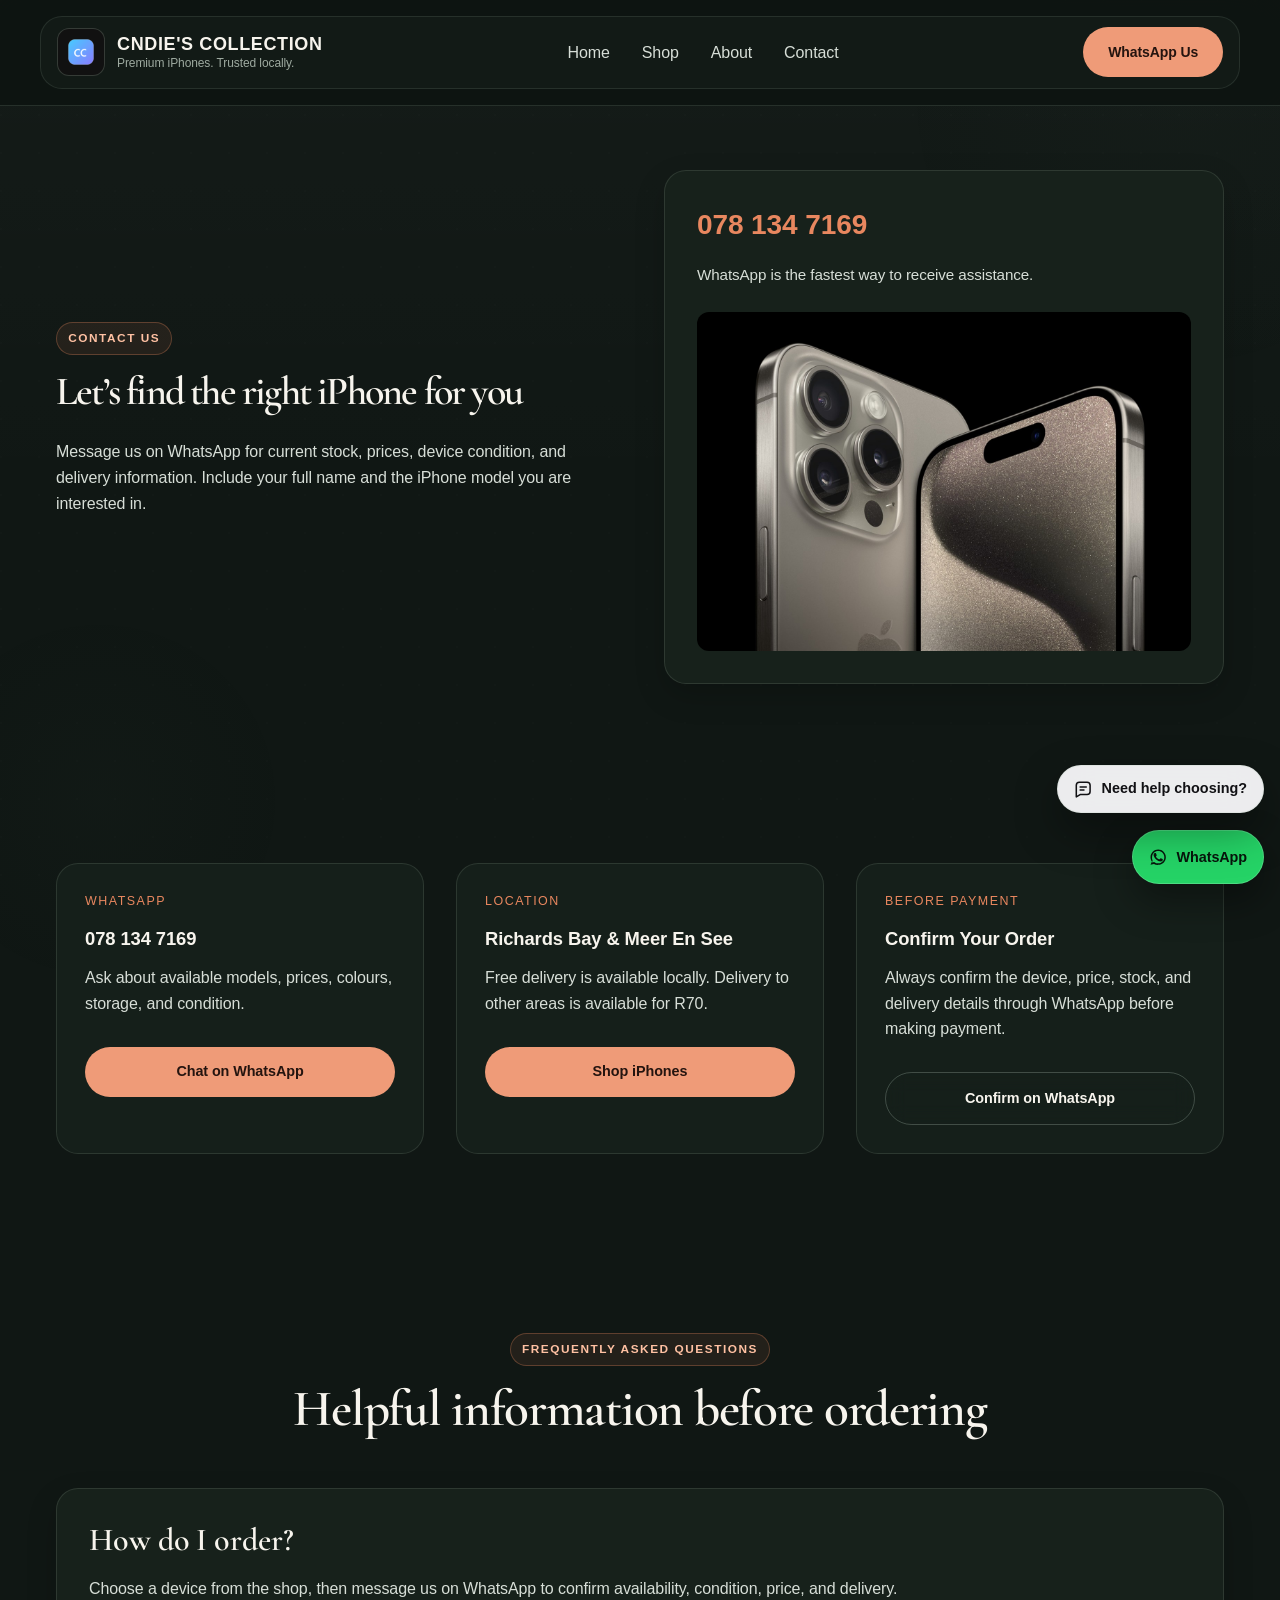
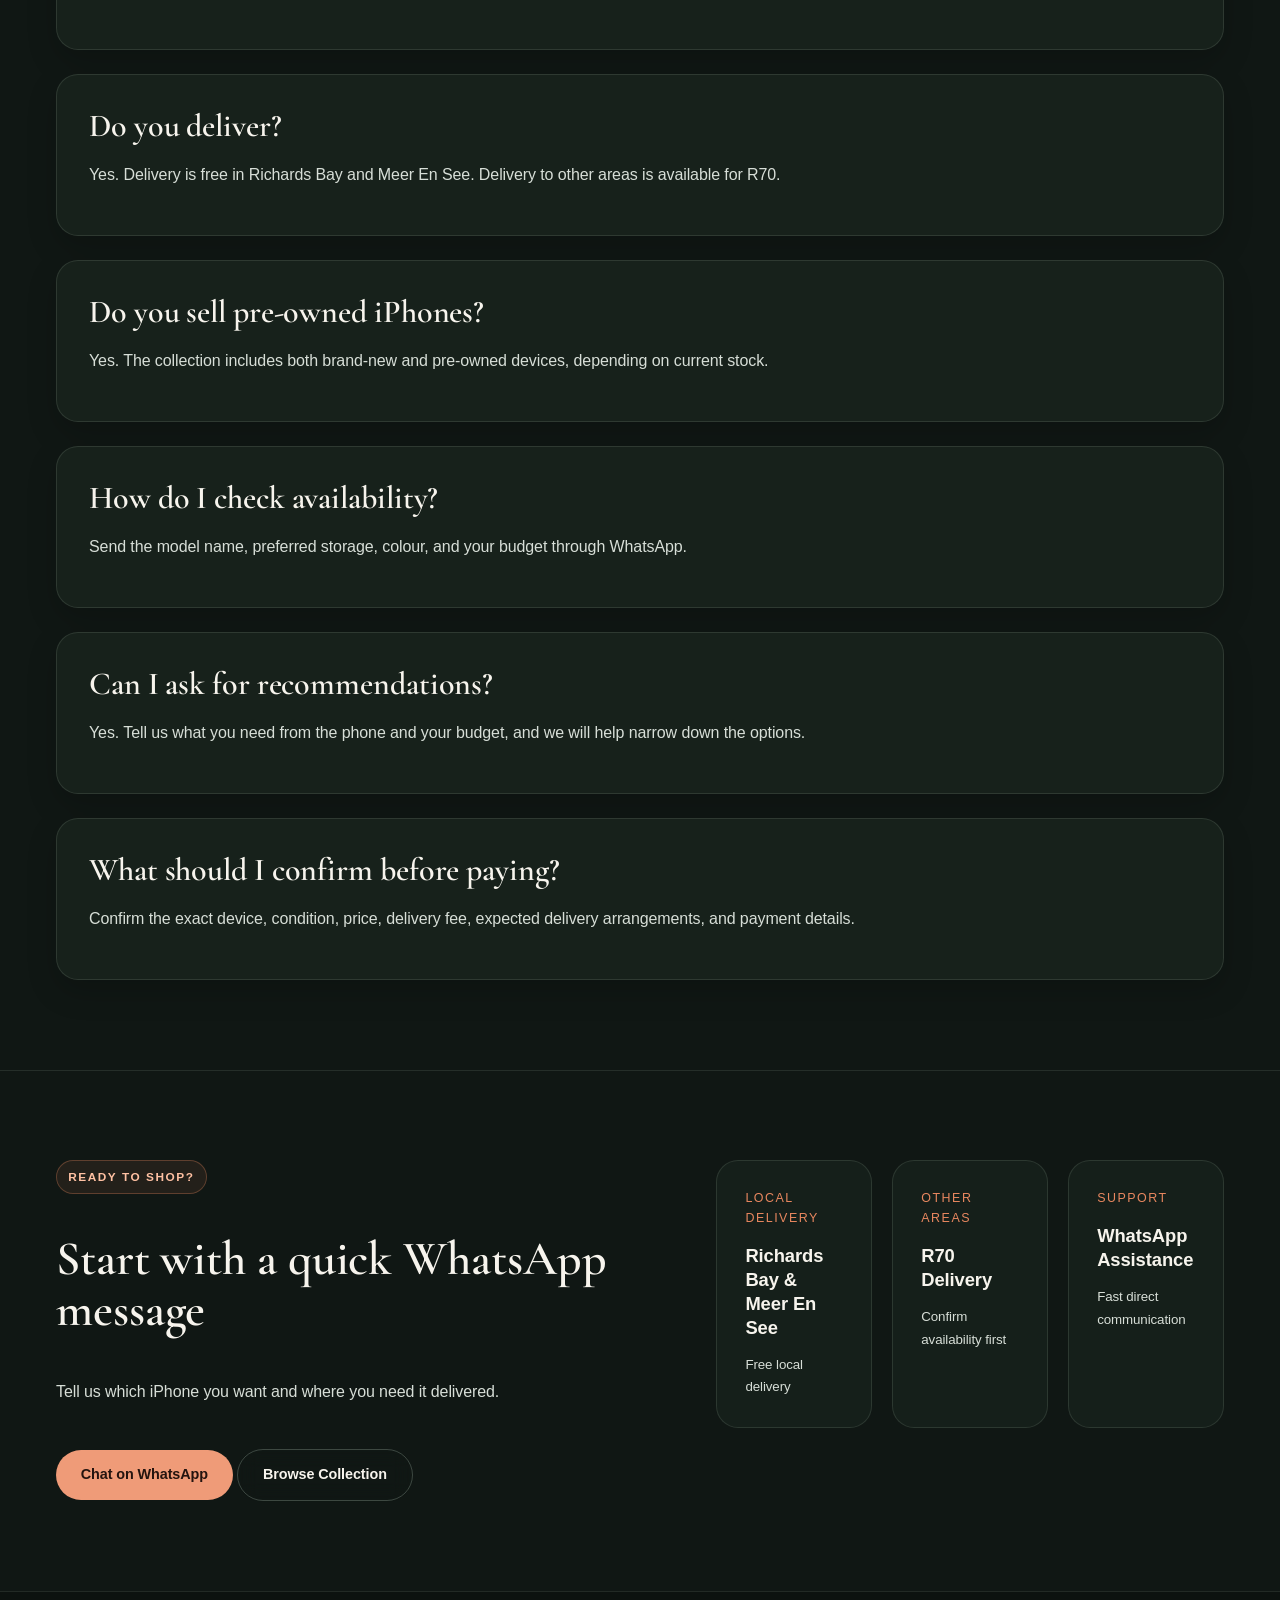
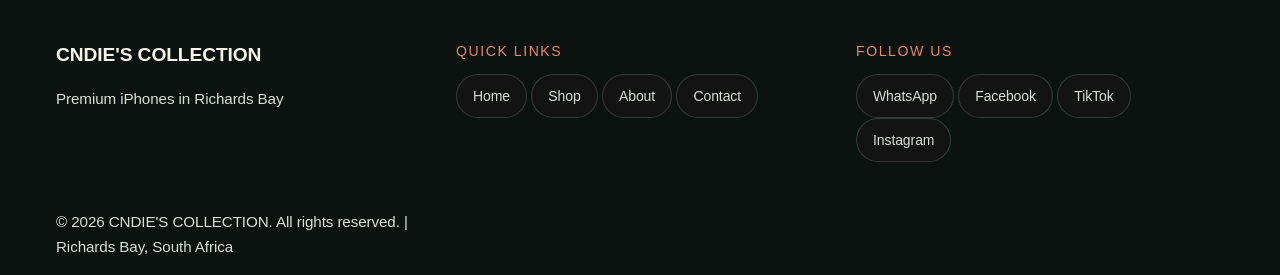
<file: cndies collection/contact.html>
<!DOCTYPE html>
<html lang="en">
<head>
  <meta charset="UTF-8">
  <meta name="viewport" content="width=device-width, initial-scale=1.0">
  <meta name="description" content="Contact Cndie's iPhones for current iPhone stock, prices, delivery, and WhatsApp support in Richards Bay and Meer En See.">
  <meta name="application-name" content="Cndie's iPhones">
  <meta name="author" content="Cndie's iPhones">
  <link rel="canonical" href="https://cndies-collection-9brh.vercel.app/contact.html">
  <title>Contact Cndie's iPhones | WhatsApp & Delivery</title>

  <meta property="og:site_name" content="Cndie's iPhones">
  <meta property="og:title" content="Contact Cndie's iPhones | WhatsApp & Delivery">
  <meta property="og:description" content="Ask about available iPhones, prices, condition, and delivery through WhatsApp.">
  <meta property="og:type" content="website">
  <meta property="og:url" content="https://cndies-collection-9brh.vercel.app/contact.html">
  <meta property="og:image" content="https://cndies-collection-9brh.vercel.app/assets/images/hero/premium-hero-realistic.jpg">

  <meta name="twitter:card" content="summary_large_image">
  <meta name="twitter:title" content="Contact Cndie's iPhones | WhatsApp & Delivery">
  <meta name="twitter:description" content="Ask about available iPhones, prices, condition, and delivery through WhatsApp.">
  <meta name="twitter:image" content="https://cndies-collection-9brh.vercel.app/assets/images/hero/premium-hero-realistic.jpg">

  <script type="application/ld+json">
    {
      "@context": "https://schema.org",
      "@type": "ContactPage",
      "url": "https://cndies-collection-9brh.vercel.app/contact.html",
      "name": "Contact Cndie's iPhones",
      "mainEntity": {
        "@type": "Organization",
        "name": "Cndie's iPhones",
        "alternateName": "CNDIE'S COLLECTION",
        "telephone": "+27 78 134 7169",
        "areaServed": ["Richards Bay", "Meer En See"]
      }
    }
  </script>

  <link rel="preconnect" href="https://fonts.googleapis.com">
  <link rel="preconnect" href="https://fonts.gstatic.com" crossorigin>
  <link href="https://fonts.googleapis.com/css2?family=Segoe+UI:wght@300;400;500;600;700&family=Cormorant+Garamond:ital,wght@0,400;0,500;0,600;1,400&display=swap" rel="stylesheet">
  <link rel="stylesheet" href="css/style.css">
  <link rel="stylesheet" href="css/shop.css">
  <link rel="stylesheet" href="css/responsive.css">
</head>
<body>
  <div class="background-orb orb-one"></div>
  <div class="background-orb orb-two"></div>
  <div class="background-grid"></div>

  <header class="site-header" id="top">
    <div class="container nav-shell glass-panel">
      <a class="brand" href="index.html#home" aria-label="CNDIE'S COLLECTION home">
        <span class="brand-mark">
          <img src="assets/images/logo/logo-mark.png" alt="CNDIE'S COLLECTION logo">
        </span>
        <span class="brand-copy">
          <strong>CNDIE'S COLLECTION</strong>
          <small>Premium iPhones. Trusted locally.</small>
        </span>
      </a>

      <button class="nav-toggle" id="navToggle" type="button" aria-expanded="false" aria-controls="siteNav" aria-label="Toggle navigation">
        <span></span>
        <span></span>
      </button>

      <nav class="site-nav" id="siteNav">
        <a href="index.html#home">Home</a>
        <a href="index.html#shop">Shop</a>
        <a href="about.html">About</a>
        <a href="contact.html" aria-current="page">Contact</a>
      </nav>

      <div class="nav-extras">
        <a class="btn btn-primary nav-cta" href="https://wa.me/27781347169?text=Hi%20I%20want%20to%20enquire%20about%20iPhones" target="_blank" rel="noopener noreferrer">WhatsApp Us</a>
      </div>
    </div>
  </header>

  <main>
    <section class="page-hero section">
      <div class="container page-hero-shell">
        <div>
          <span class="eyebrow">Contact Us</span>
          <h1>Let’s find the right iPhone for you</h1>
          <p class="lead">Message us on WhatsApp for current stock, prices, device condition, and delivery information. Include your full name and the iPhone model you are interested in.</p>
        </div>
        <div class="page-hero-card glass-panel">
          <strong>078 134 7169</strong>
          <p>WhatsApp is the fastest way to receive assistance.</p>
          <img class="page-banner-image" src="assets/images/hero/premium-hero-realistic.jpg" alt="Contact CNDIE'S COLLECTION about available iPhones">
        </div>
      </div>
    </section>

    <section class="section">
      <div class="container contact-page-grid">
        <article class="contact-card glass-card">
          <span>WhatsApp</span>
          <strong>078 134 7169</strong>
          <p>Ask about available models, prices, colours, storage, and condition.</p>
          <a class="btn btn-primary btn-block" href="https://wa.me/27781347169?text=Hi%20I%20want%20to%20enquire%20about%20iPhones" target="_blank" rel="noopener noreferrer">Chat on WhatsApp</a>
        </article>

        <article class="contact-card glass-card">
          <span>Location</span>
          <strong>Richards Bay & Meer En See</strong>
          <p>Free delivery is available locally. Delivery to other areas is available for R70.</p>
          <a class="btn btn-primary btn-block" href="index.html#shop">Shop iPhones</a>
        </article>

        <article class="contact-card glass-card">
          <span>Before Payment</span>
          <strong>Confirm Your Order</strong>
          <p>Always confirm the device, price, stock, and delivery details through WhatsApp before making payment.</p>
          <a class="btn btn-secondary btn-block" href="https://wa.me/27781347169" target="_blank" rel="noopener noreferrer">Confirm on WhatsApp</a>
        </article>
      </div>
    </section>

    <section class="section">
      <div class="container">
        <div class="section-header" style="text-align: center; max-width: 700px; margin: 0 auto 3rem auto;">
          <span class="eyebrow">Frequently Asked Questions</span>
          <h2>Helpful information before ordering</h2>
        </div>

        <div class="faq-grid">
          <article class="faq-card glass-card">
            <h3>How do I order?</h3>
            <p>Choose a device from the shop, then message us on WhatsApp to confirm availability, condition, price, and delivery.</p>
          </article>
          <article class="faq-card glass-card">
            <h3>Do you deliver?</h3>
            <p>Yes. Delivery is free in Richards Bay and Meer En See. Delivery to other areas is available for R70.</p>
          </article>
          <article class="faq-card glass-card">
            <h3>Do you sell pre-owned iPhones?</h3>
            <p>Yes. The collection includes both brand-new and pre-owned devices, depending on current stock.</p>
          </article>
          <article class="faq-card glass-card">
            <h3>How do I check availability?</h3>
            <p>Send the model name, preferred storage, colour, and your budget through WhatsApp.</p>
          </article>
          <article class="faq-card glass-card">
            <h3>Can I ask for recommendations?</h3>
            <p>Yes. Tell us what you need from the phone and your budget, and we will help narrow down the options.</p>
          </article>
          <article class="faq-card glass-card">
            <h3>What should I confirm before paying?</h3>
            <p>Confirm the exact device, condition, price, delivery fee, expected delivery arrangements, and payment details.</p>
          </article>
        </div>
      </div>
    </section>

    <section class="section contact-preview" id="contact">
      <div class="container contact-preview-grid">
        <div class="contact-intro">
          <span class="eyebrow">Ready to Shop?</span>
          <h2>Start with a quick WhatsApp message</h2>
          <p>Tell us which iPhone you want and where you need it delivered.</p>
          <div class="hero-actions">
            <a class="btn btn-primary" href="https://wa.me/27781347169?text=Hi%20I%20want%20to%20enquire%20about%20iPhones" target="_blank" rel="noopener noreferrer">Chat on WhatsApp</a>
            <a class="btn btn-secondary" href="index.html#shop">Browse Collection</a>
          </div>
        </div>

        <div class="contact-cards">
          <article class="contact-card glass-card">
            <span>Local Delivery</span>
            <strong>Richards Bay & Meer En See</strong>
            <small>Free local delivery</small>
          </article>
          <article class="contact-card glass-card">
            <span>Other Areas</span>
            <strong>R70 Delivery</strong>
            <small>Confirm availability first</small>
          </article>
          <article class="contact-card glass-card">
            <span>Support</span>
            <strong>WhatsApp Assistance</strong>
            <small>Fast direct communication</small>
          </article>
        </div>
      </div>
    </section>
  </main>

  <footer class="site-footer">
    <div class="container footer-shell">
      <div class="footer-brand">
        <strong>CNDIE'S COLLECTION</strong>
        <p>Premium iPhones in Richards Bay</p>
      </div>
      <div class="footer-links">
        <span>Quick Links</span>
        <div class="social-list">
          <a class="social-link" href="index.html#home">Home</a>
          <a class="social-link" href="index.html#shop">Shop</a>
          <a class="social-link" href="about.html">About</a>
          <a class="social-link" href="contact.html">Contact</a>
        </div>
      </div>
      <div class="footer-social">
        <span>Follow Us</span>
        <div class="social-list social-list--footer">
          <a class="social-link" href="https://wa.me/27781347169" target="_blank" rel="noopener noreferrer">WhatsApp</a>
          <a class="social-link" href="https://www.facebook.com/cndieg.cndie?mibextid=ZbWKwL" target="_blank" rel="noopener noreferrer">Facebook</a>
          <a class="social-link" href="https://www.tiktok.com/@cndie09?_r=1&_t=ZS-954XGN6Ud9x" target="_blank" rel="noopener noreferrer">TikTok</a>
          <a class="social-link" href="https://www.instagram.com/cndie3?igsh=anlnZHV1OTlieHNv" target="_blank" rel="noopener noreferrer">Instagram</a>
        </div>
      </div>
      <p>&copy; 2026 CNDIE'S COLLECTION. All rights reserved. | Richards Bay, South Africa</p>
    </div>
  </footer>

  <script src="js/main.js"></script>
</body>
</html>
</file>
<file: cndies collection/css/style.css>
:root {
  --bg: #0a0e1a;
  --bg-alt: #111827;
  --bg-deep: #1e293b;
  --panel: rgba(15, 23, 42, 0.9);
  --panel-strong: rgba(30, 41, 59, 0.95);
  --panel-soft: rgba(51, 65, 85, 0.8);
  --border: rgba(59, 130, 246, 0.3);
  --border-strong: rgba(96, 165, 250, 0.5);
  --text: #f1f5f9;
  --soft: #cbd5e1;
  --muted: #64748b;
  --accent: #48ccff;
  --accent-strong: #8a7dff;
  --accent-deep: #3b82f6;
  --accent-shadow: rgba(72, 204, 255, 0.4);
  --shadow: 0 25px 50px -12px rgba(0, 0, 0, 0.8);
  --radius: 16px;
  --radius-md: 12px;
  --radius-sm: 8px;
  --container: 1200px;
}

.glass-panel,
.glass-card {
  background: var(--panel);
  backdrop-filter: blur(20px);
  border: 1px solid var(--border);
  border-radius: var(--radius);
  box-shadow: var(--shadow);
}

.btn {
  position: relative;
  display: inline-flex;
  align-items: center;
  justify-content: center;
  padding: 1rem 2rem;
  border-radius: var(--radius);
  font-weight: 600;
  font-size: 0.9rem;
  text-decoration: none;
  transition: all 300ms cubic-bezier(0.4, 0, 0.2, 1);
  cursor: pointer;
  border: none;
  overflow: hidden;
  isolation: isolate;
}

.btn::before {
  content: '';
  position: absolute;
  inset: 0;
  background: linear-gradient(135deg, rgba(59, 130, 246, 0.1), rgba(96, 165, 250, 0.05));
  border-radius: inherit;
  opacity: 0;
  transition: opacity 300ms ease;
  z-index: -1;
}

.btn::after {
  content: '';
  position: absolute;
  inset: 0;
  background: linear-gradient(135deg, rgba(59, 130, 246, 0.2), rgba(96, 165, 250, 0.1));
  border-radius: inherit;
  opacity: 0;
  transition: opacity 300ms ease;
  z-index: -1;
}

.btn-primary {
  background: linear-gradient(135deg, var(--accent) 0%, var(--accent-strong) 100%);
  color: white;
  box-shadow:
    0 4px 15px rgba(59, 130, 246, 0.3),
    0 0 0 1px rgba(59, 130, 246, 0.1),
    inset 0 1px 0 rgba(255, 255, 255, 0.1);
}

.btn-primary::before {
  background: linear-gradient(135deg, rgba(255, 255, 255, 0.2), rgba(255, 255, 255, 0.05));
}

.btn-primary:hover {
  transform: translateY(-2px) scale(1.02);
  box-shadow:
    0 8px 25px rgba(59, 130, 246, 0.4),
    0 0 0 1px rgba(96, 165, 250, 0.3),
    inset 0 1px 0 rgba(255, 255, 255, 0.2);
}

.btn-primary:hover::before {
  opacity: 1;
}

.btn-primary:active {
  transform: translateY(0) scale(0.98);
  transition: all 100ms ease;
}

.btn-secondary {
  background: rgba(15, 23, 42, 0.8);
  color: var(--soft);
  border: 1px solid var(--border);
  backdrop-filter: blur(10px);
  box-shadow:
    0 4px 15px rgba(0, 0, 0, 0.2),
    inset 0 1px 0 rgba(255, 255, 255, 0.05);
}

.btn-secondary::before {
  background: linear-gradient(135deg, rgba(59, 130, 246, 0.1), rgba(96, 165, 250, 0.05));
}

.btn-secondary:hover {
  color: var(--text);
  border-color: var(--border-strong);
  transform: translateY(-1px);
  box-shadow:
    0 6px 20px rgba(59, 130, 246, 0.2),
    inset 0 1px 0 rgba(255, 255, 255, 0.1);
}

.btn-secondary:hover::before {
  opacity: 1;
}

.btn-secondary:active {
  transform: translateY(0);
  transition: all 100ms ease;
}

.btn-ghost {
  background: transparent;
  color: var(--muted);
  border: 1px solid transparent;
}

.btn-ghost::before {
  background: linear-gradient(135deg, rgba(59, 130, 246, 0.05), rgba(96, 165, 250, 0.02));
}

.btn-ghost:hover {
  color: var(--soft);
  transform: translateY(-1px);
}

.btn-ghost:hover::before {
  opacity: 1;
}

.btn-ghost:active {
  transform: translateY(0);
  transition: all 100ms ease;
}

.hidden {
  display: none !important;
}

*,
*::before,
*::after {
  box-sizing: border-box;
}

html {
  font-size: 16px;
  line-height: 1.5;
}

body {
  margin: 0;
  font-family: "Poppins", "Inter", -apple-system, BlinkMacSystemFont, "Segoe UI", Roboto, sans-serif;
  font-size: 1rem;
  font-weight: 400;
  line-height: 1.6;
  color: var(--text);
  background: var(--bg);
  overflow-x: hidden;
  padding-top: 5rem;
}

.background-orb {
  position: fixed;
  border-radius: 50%;
  background: radial-gradient(circle, rgba(59, 130, 246, 0.15), transparent 70%);
  pointer-events: none;
  z-index: -1;
}

.orb-one {
  width: 600px;
  height: 600px;
  top: -200px;
  right: -200px;
}

.orb-two {
  width: 400px;
  height: 400px;
  bottom: -100px;
  left: -100px;
}

.background-grid {
  position: fixed;
  inset: 0;
  background-image:
    radial-gradient(circle at 1px 1px, rgba(59, 130, 246, 0.08) 1px, transparent 0);
  background-size: 32px 32px;
  pointer-events: none;
  z-index: -2;
}

.container {
  width: min(calc(100% - 2rem), var(--container));
  margin: 0 auto;
  padding: 0 1rem;
}

.section {
  padding: 5rem 0;
}

.eyebrow {
  display: block;
  font-size: 0.875rem;
  font-weight: 600;
  letter-spacing: 0.1em;
  text-transform: uppercase;
  color: var(--accent);
  margin-bottom: 0.5rem;
}

h1, h2, h3, h4, h5, h6 {
  margin: 0 0 1rem 0;
  font-family: "Cormorant Garamond", serif;
  font-weight: 600;
  line-height: 1.2;
  color: var(--text);
}

h1 { font-size: 3rem; }
h2 { font-size: 2.5rem; }
h3 { font-size: 2rem; }
h4 { font-size: 1.5rem; }
h5 { font-size: 1.25rem; }
h6 { font-size: 1rem; }

p {
  margin: 0 0 1rem 0;
  color: var(--soft);
}

a {
  color: var(--accent-strong);
  text-decoration: none;
  transition: color 180ms ease;
}

a:hover {
  color: var(--text);
}

.site-header {
  position: fixed;
  top: 0;
  left: 0;
  right: 0;
  z-index: 100;
  padding: 1rem 0;
  background: rgba(10, 14, 26, 0.95);
  backdrop-filter: blur(20px);
  border-bottom: 1px solid rgba(59, 130, 246, 0.2);
  transition: all 300ms ease;
}

.site-header.scrolled {
  padding: 0.75rem 0;
  border-bottom: 1px solid rgba(168, 85, 247, 0.3);
  box-shadow: 0 10px 30px rgba(0, 0, 0, 0.3);
}

.nav-shell {
  display: flex;
  align-items: center;
  justify-content: space-between;
  gap: 2rem;
}

.brand {
  display: flex;
  align-items: center;
  gap: 0.75rem;
  text-decoration: none;
  color: inherit;
}

.brand-mark {
  display: flex;
  align-items: center;
  justify-content: center;
  width: 3rem;
  height: 3rem;
  background: rgba(15, 23, 42, 0.9);
  border-radius: var(--radius-sm);
  border: 1px solid rgba(59, 130, 246, 0.3);
  overflow: hidden;
  backdrop-filter: blur(10px);
  box-shadow: 0 4px 15px rgba(59, 130, 246, 0.1);
}

.brand-mark img {
  width: 2rem;
  height: 2rem;
  object-fit: contain;
}

.brand-copy strong {
  display: block;
  font-size: 1.125rem;
  font-weight: 700;
  color: var(--text);
  line-height: 1.2;
}

.brand-copy small {
  display: block;
  font-size: 0.75rem;
  color: var(--muted);
  font-weight: 500;
  line-height: 1.2;
}

.site-nav {
  display: flex;
  align-items: center;
  gap: 2rem;
}

.site-nav a {
  color: var(--soft);
  font-weight: 500;
  transition: color 180ms ease;
}

.site-nav a:hover,
.site-nav a:focus {
  color: var(--accent-strong);
}

.nav-extras {
  display: flex;
  align-items: center;
  gap: 1rem;
}

.nav-social {
  display: flex;
  align-items: center;
  gap: 0.5rem;
}

.nav-cta {
  font-size: 0.875rem;
  padding: 0.625rem 1rem;
}

.nav-toggle {
  display: none;
  flex-direction: column;
  gap: 0.25rem;
  background: none;
  border: none;
  cursor: pointer;
  padding: 0.5rem;
  border-radius: var(--radius-sm);
  transition: background 180ms ease;
}

.nav-toggle:hover {
  background: var(--panel);
}

.nav-toggle span {
  width: 1.5rem;
  height: 2px;
  background: var(--text);
  transition: all 180ms ease;
  transform-origin: center;
}

body.menu-open .nav-toggle span:nth-child(1) {
  transform: rotate(45deg) translate(0.25rem, 0.25rem);
}

body.menu-open .nav-toggle span:nth-child(2) {
  opacity: 0;
}

body.menu-open .nav-toggle span:nth-child(3) {
  transform: rotate(-45deg) translate(0.25rem, -0.25rem);
}

.social-link {
  display: inline-flex;
  align-items: center;
  justify-content: center;
  padding: 0.5rem 1rem;
  background: rgba(15, 23, 42, 0.8);
  border: 1px solid rgba(59, 130, 246, 0.24);
  border-radius: var(--radius);
  color: var(--soft);
  font-size: 0.875rem;
  font-weight: 500;
  text-decoration: none;
  transition: all 300ms cubic-bezier(0.4, 0, 0.2, 1);
  backdrop-filter: blur(10px);
  position: relative;
  overflow: hidden;
}

.social-link::before {
  content: '';
  position: absolute;
  inset: 0;
  background: linear-gradient(135deg, rgba(59, 130, 246, 0.1), rgba(96, 165, 250, 0.05));
  border-radius: inherit;
  opacity: 0;
  transition: opacity 300ms ease;
}

.social-link:hover {
  background: rgba(30, 41, 59, 0.9);
  border-color: rgba(59, 130, 246, 0.48);
  color: var(--text);
  transform: translateY(-2px);
  box-shadow: 0 4px 15px rgba(59, 130, 246, 0.2);
}

.social-link:hover::before {
  opacity: 1;
}

.social-link--compact {
  padding: 0.375rem 0.75rem;
  font-size: 0.75rem;
  background: transparent;
  border-color: transparent;
}

.social-link--compact:hover {
  background: rgba(51, 65, 85, 0.8);
  border-color: rgba(59, 130, 246, 0.24);
}

.social-link--icon {
  width: 2.6rem;
  height: 2.6rem;
  padding: 0;
  border-radius: 999px;
  font-size: 0;
}

.social-link--icon svg {
  width: 1.2rem;
  height: 1.2rem;
}

.social-link--icon:hover {
  background: rgba(30, 41, 59, 0.95);
}

.featured-section .section-header {
  max-width: 760px;
}

.featured-section .section-header h2 {
  font-size: 3rem;
  line-height: 1.05;
  letter-spacing: -0.03em;
}

.featured-section .section-header p {
  max-width: 680px;
  color: var(--soft);
  font-size: 1rem;
}

.featured-viewer {
  display: grid;
  grid-template-columns: minmax(280px, 1.05fr) minmax(320px, 0.95fr);
  gap: 1.75rem;
  padding: 2rem;
}

.viewer-copy {
  display: flex;
  flex-direction: column;
  gap: 1.5rem;
}

.viewer-models {
  display: flex;
  flex-wrap: wrap;
  gap: 0.75rem;
  padding: 0.4rem;
  background: rgba(15, 23, 42, 0.65);
  border: 1px solid rgba(59, 130, 246, 0.18);
  border-radius: 999px;
}

.viewer-model-button {
  appearance: none;
  border: 1px solid rgba(59, 130, 246, 0.16);
  background: rgba(15, 23, 42, 0.85);
  color: var(--soft);
  padding: 0.65rem 1.05rem;
  border-radius: 999px;
  font-size: 0.95rem;
  font-weight: 700;
  cursor: pointer;
  transition: all 220ms ease;
  box-shadow: inset 0 1px 0 rgba(255, 255, 255, 0.05);
}

.viewer-model-button:hover,
.viewer-model-button.active {
  background: linear-gradient(135deg, rgba(59, 130, 246, 0.2), rgba(96, 165, 250, 0.14));
  border-color: rgba(96, 165, 250, 0.4);
  color: white;
  transform: translateY(-1px);
}

.viewer-details {
  display: grid;
  gap: 0.85rem;
}

.viewer-label {
  display: inline-flex;
  align-items: center;
  padding: 0.4rem 0.85rem;
  border-radius: 999px;
  background: rgba(96, 165, 250, 0.14);
  color: var(--accent-strong);
  letter-spacing: 0.08em;
  text-transform: uppercase;
  font-size: 0.75rem;
  font-weight: 700;
  width: fit-content;
}

.viewer-details h3 {
  font-size: 2.2rem;
  line-height: 1.05;
  margin: 0;
}

.viewer-details p {
  color: var(--soft);
  line-height: 1.7;
  max-width: 34rem;
}

.viewer-meta {
  display: grid;
  grid-template-columns: repeat(3, minmax(0, 1fr));
  gap: 1rem;
}

.viewer-meta-item {
  padding: 1rem;
  border-radius: 18px;
  background: rgba(15, 23, 42, 0.85);
  border: 1px solid rgba(59, 130, 246, 0.12);
  box-shadow: inset 0 1px 0 rgba(255, 255, 255, 0.04);
}

.viewer-meta-item span {
  display: block;
  color: var(--muted);
  font-size: 0.85rem;
  margin-bottom: 0.6rem;
}

.viewer-meta-item strong {
  display: block;
  color: var(--text);
  font-size: 1.35rem;
}

.viewer-actions {
  display: flex;
  flex-wrap: wrap;
  gap: 1rem;
  align-items: center;
}

.viewer-stage {
  display: flex;
  flex-direction: column;
  gap: 1.2rem;
  align-items: center;
  justify-content: center;
}

.phone-stage {
  position: relative;
  width: 100%;
  min-height: 26rem;
  padding: 1.5rem;
  display: flex;
  align-items: center;
  justify-content: center;
  background: linear-gradient(180deg, rgba(15, 23, 42, 0.96), rgba(30, 41, 59, 0.98));
  border: 1px solid rgba(59, 130, 246, 0.18);
  border-radius: 24px;
  box-shadow: 0 30px 70px rgba(0, 0, 0, 0.35);
  overflow: hidden;
}

.phone-stage-glow {
  position: absolute;
  inset: 0;
  background: radial-gradient(circle at 50% 20%, rgba(96, 165, 250, 0.18), transparent 40%);
  pointer-events: none;
}

.phone-stage img {
  position: relative;
  width: auto;
  max-width: 100%;
  max-height: 100%;
  object-fit: contain;
  z-index: 1;
  filter: drop-shadow(0 18px 40px rgba(0, 0, 0, 0.45));
}

.viewer-side-controls {
  display: flex;
  gap: 0.85rem;
  width: 100%;
  justify-content: center;
}

.side-control {
  appearance: none;
  border: 1px solid rgba(59, 130, 246, 0.16);
  background: rgba(15, 23, 42, 0.85);
  color: var(--soft);
  padding: 0.85rem 1.2rem;
  border-radius: 999px;
  font-weight: 700;
  cursor: pointer;
  transition: all 220ms ease;
}

.side-control:hover,
.side-control.active {
  background: linear-gradient(135deg, rgba(59, 130, 246, 0.2), rgba(96, 165, 250, 0.14));
  border-color: rgba(96, 165, 250, 0.4);
  color: white;
  transform: translateY(-1px);
}

@media (max-width: 920px) {
  .featured-viewer {
    grid-template-columns: 1fr;
  }

  .viewer-meta {
    grid-template-columns: 1fr;
  }
}

/* HERO SECTION */
.hero {
  position: relative;
  min-height: 80vh;
  display: flex;
  align-items: center;
  padding: 6rem 0;
}

.hero-overlay {
  position: absolute;
  inset: 0;
  background: rgba(0, 0, 0, 0.4);
  z-index: 0;
}

.hero-grid {
  position: relative;
  z-index: 1;
  display: grid;
  grid-template-columns: 1fr 1fr;
  gap: 3rem;
  align-items: center;
}

.hero-copy {
  display: flex;
  flex-direction: column;
  gap: 1.5rem;
}

.hero-copy h1 {
  font-size: 3.5rem;
  line-height: 1.1;
  margin: 0;
  background: linear-gradient(135deg, var(--text) 0%, var(--accent) 50%, var(--accent-strong) 100%);
  -webkit-background-clip: text;
  -webkit-text-fill-color: transparent;
  background-clip: text;
}

.hero-visual {
  display: flex;
  justify-content: center;
}

.featured-showcase {
  display: flex;
  flex-direction: column;
  gap: 1rem;
  padding: 0;
  max-width: 100%;
  position: relative;
  border: none;
  box-shadow: none;
}

.featured-showcase-art {
  width: 100%;
  max-width: 500px;
  overflow: hidden;
  border-radius: 16px;
  margin: 0 auto;
}

.featured-showcase-art img {
  width: 100%;
  height: auto;
  display: block;
}

.featured-tag {
  font-size: 0.75rem;
  font-weight: 700;
  text-transform: uppercase;
  letter-spacing: 0.1em;
  color: var(--accent);
  padding: 0.4rem 0.8rem;
  background: rgba(168, 85, 247, 0.1);
  border: 1px solid rgba(168, 85, 247, 0.3);
  border-radius: 999px;
  width: fit-content;
}

.featured-showcase-footer {
  display: flex;
  justify-content: space-between;
  align-items: flex-end;
  padding-top: 0.75rem;
  gap: 1rem;
  border-top: 1px solid var(--border);
}

.featured-price {
  font-size: 1.5rem;
  font-weight: 700;
  color: var(--accent);
}

/* LOCATION SECTION */
.location-section {
  text-align: center;
}

.location-section h2 {
  margin-bottom: 1rem;
}

.location-section p {
  max-width: 700px;
  margin: 0 auto;
  font-size: 1.1rem;
}

/* SERVICES SECTION */
.services-section .section-header {
  max-width: 700px;
  margin-left: auto;
  margin-right: auto;
  text-align: center;
  margin-bottom: 3rem;
}

.services-grid {
  display: grid;
  grid-template-columns: repeat(3, 1fr);
  gap: 2rem;
}

.service-card {
  display: flex;
  flex-direction: column;
  gap: 1rem;
  padding: 2rem;
  transition: all 300ms cubic-bezier(0.4, 0, 0.2, 1);
  border: 1px solid var(--border);
  position: relative;
  overflow: hidden;
}

.service-card::before {
  content: '';
  position: absolute;
  inset: 0;
  background: linear-gradient(135deg, rgba(168, 85, 247, 0.1), rgba(217, 70, 239, 0.05));
  opacity: 0;
  transition: opacity 300ms ease;
  z-index: 0;
}

.service-card > * {
  position: relative;
  z-index: 1;
}

.service-card:hover {
  transform: translateY(-8px);
  border-color: rgba(168, 85, 247, 0.5);
  box-shadow: 0 20px 40px rgba(168, 85, 247, 0.2), 0 0 30px rgba(168, 85, 247, 0.1);
}

.service-card:hover::before {
  opacity: 1;
}

.service-icon {
  width: 48px;
  height: 48px;
  display: flex;
  align-items: center;
  justify-content: center;
  background: rgba(168, 85, 247, 0.1);
  border: 1px solid rgba(168, 85, 247, 0.3);
  border-radius: 12px;
  color: var(--accent);
}

.service-icon svg {
  width: 24px;
  height: 24px;
  stroke-width: 2;
}

.service-card h3 {
  margin: 0;
  font-size: 1.5rem;
}

.service-card p {
  margin: 0;
  font-size: 0.95rem;
}

/* PORTFOLIO SECTION */
.portfolio-section .section-header {
  max-width: 700px;
  margin-left: auto;
  margin-right: auto;
  text-align: center;
  margin-bottom: 3rem;
}

.portfolio-grid {
  display: grid;
  grid-template-columns: repeat(3, 1fr);
  gap: 2rem;
}

.portfolio-card {
  display: flex;
  flex-direction: column;
  gap: 1rem;
  overflow: hidden;
  transition: all 300ms ease;
}

.portfolio-image {
  position: relative;
  width: 100%;
  height: 280px;
  overflow: hidden;
  border-radius: 12px;
}

.portfolio-image img {
  width: 100%;
  height: 100%;
  object-fit: cover;
  transition: transform 300ms ease;
}

.portfolio-card:hover .portfolio-image img {
  transform: scale(1.05);
}

.portfolio-overlay {
  position: absolute;
  inset: 0;
  background: rgba(0, 0, 0, 0.7);
  display: flex;
  align-items: center;
  justify-content: center;
  opacity: 0;
  transition: opacity 300ms ease;
  backdrop-filter: blur(4px);
}

.portfolio-card:hover .portfolio-overlay {
  opacity: 1;
}

.portfolio-card h3 {
  margin: 0;
  font-size: 1.25rem;
}

.portfolio-card p {
  margin: 0;
  font-size: 0.9rem;
}

/* PRICING SECTION */
.pricing-section .section-header {
  max-width: 700px;
  margin-left: auto;
  margin-right: auto;
  text-align: center;
  margin-bottom: 3rem;
}

.pricing-grid {
  display: grid;
  grid-template-columns: repeat(3, 1fr);
  gap: 2rem;
  max-width: 1200px;
  margin: 0 auto;
}

.pricing-card {
  display: flex;
  flex-direction: column;
  gap: 1.5rem;
  padding: 2.5rem;
  border: 1px solid var(--border);
  transition: all 300ms ease;
  position: relative;
}

.pricing-card:hover {
  border-color: rgba(168, 85, 247, 0.5);
  box-shadow: 0 0 30px rgba(168, 85, 247, 0.2);
  transform: translateY(-4px);
}

.pricing-featured {
  border: 2px solid var(--accent);
  box-shadow: 0 0 40px rgba(168, 85, 247, 0.3), inset 0 0 20px rgba(168, 85, 247, 0.1);
  transform: scale(1.02);
}

.pricing-featured:hover {
  box-shadow: 0 0 50px rgba(168, 85, 247, 0.4), inset 0 0 20px rgba(168, 85, 247, 0.1);
}

.pricing-label {
  font-size: 0.75rem;
  font-weight: 700;
  text-transform: uppercase;
  letter-spacing: 0.1em;
  color: var(--accent);
  padding: 0.4rem 0.8rem;
  background: rgba(168, 85, 247, 0.1);
  border: 1px solid rgba(168, 85, 247, 0.3);
  border-radius: 999px;
  width: fit-content;
}

.pricing-popular {
  background: rgba(168, 85, 247, 0.2);
  color: var(--accent-strong);
}

.pricing-card h3 {
  margin: 0;
  font-size: 1.75rem;
}

.pricing-price {
  font-size: 2.5rem;
  font-weight: 700;
  color: var(--accent);
  margin: 0;
}

.pricing-description {
  font-size: 0.95rem;
  color: var(--soft);
  margin: 0;
}

.pricing-features {
  list-style: none;
  margin: 0;
  padding: 0;
  display: flex;
  flex-direction: column;
  gap: 0.75rem;
  flex: 1;
}

.pricing-features li {
  display: flex;
  align-items: center;
  gap: 0.75rem;
  font-size: 0.95rem;
}

.pricing-features li::before {
  content: '✓';
  display: flex;
  align-items: center;
  justify-content: center;
  width: 20px;
  height: 20px;
  background: rgba(168, 85, 247, 0.1);
  border: 1px solid rgba(168, 85, 247, 0.3);
  border-radius: 50%;
  color: var(--accent);
  font-weight: 700;
  font-size: 0.75rem;
  flex-shrink: 0;
}

.btn-block {
  width: 100%;
}

.btn-sm {
  padding: 0.5rem 1.2rem;
  font-size: 0.85rem;
}

/* SECTION HEADERS */
.section-header {
  margin-bottom: 3.5rem;
  text-align: center;
}

.section-header h2 {
  margin-bottom: 1.2rem;
  font-size: 2.5rem;
  color: var(--text);
}

.section-header p {
  margin: 0 auto;
  font-size: 1.05rem;
  color: var(--soft);
  max-width: 600px;
  line-height: 1.6;
}

@media (max-width: 768px) {
  .hero img {
    max-width: 95%;
  }
  
  .services-grid,
  .portfolio-grid,
  .pricing-grid {
    grid-template-columns: 1fr;
  }
}

/* CONTACT PAGE & ABOUT PAGE STYLES */
.page-hero-shell {
  display: grid;
  grid-template-columns: 1fr 1fr;
  gap: 3rem;
  align-items: center;
}

.page-hero-shell > div:first-child span {
  display: block;
}

.page-hero-shell h1 {
  margin-bottom: 1.5rem;
  font-size: 2.5rem;
}

.page-hero-card {
  display: flex;
  flex-direction: column;
  gap: 1rem;
  padding: 2rem;
}

.page-hero-card strong {
  font-size: 1.75rem;
  color: var(--accent);
}

.page-hero-card p {
  margin: 0;
  font-size: 0.95rem;
}

.page-banner-image {
  width: 100%;
  height: auto;
  border-radius: 12px;
  margin-top: 0.5rem;
}

.contact-page-grid {
  display: grid;
  grid-template-columns: repeat(3, 1fr);
  gap: 2rem;
}

.values-grid,
.why-grid {
  display: grid;
  grid-template-columns: repeat(3, 1fr);
  gap: 2rem;
}

.value-card,
.why-card,
.faq-card {
  padding: 2rem;
  border: 1px solid var(--border);
  transition: all 300ms ease;
}

.value-card:hover,
.why-card:hover,
.faq-card:hover {
  border-color: rgba(168, 85, 247, 0.5);
  box-shadow: 0 0 30px rgba(168, 85, 247, 0.2);
}

.value-card h3,
.why-card h3,
.faq-card h3 {
  margin-top: 0;
}

.why-number {
  font-size: 3rem;
  font-weight: 700;
  color: var(--accent);
  margin-bottom: 1rem;
  opacity: 0.8;
}

.faq-grid {
  display: grid;
  grid-template-columns: 1fr;
  gap: 1.5rem;
}

.btn-block {
  width: 100%;
  display: block;
  text-align: center;
}

@media (max-width: 920px) {
  .page-hero-shell,
  .values-grid,
  .why-grid,
  .contact-page-grid {
    grid-template-columns: 1fr;
  }
}

@media (max-width: 768px) {
  .services-grid,
  .portfolio-grid,
  .pricing-grid {
    grid-template-columns: 1fr;
  }
}
</file>
<file: cndies collection/css/shop.css>
.filters-shell {
  display: grid;
  grid-template-columns: minmax(220px, 1fr) minmax(0, 1.2fr) minmax(220px, 260px);
  gap: 1rem;
  align-items: end;
  padding: 1.4rem;
  margin-bottom: 1.5rem;
}

.search-field,
.sort-field,
.filter-group {
  display: grid;
  gap: 0.7rem;
}

.search-field span,
.sort-field span,
.filter-group span {
  font-size: 0.84rem;
  font-weight: 700;
  letter-spacing: 0.08em;
  text-transform: uppercase;
  color: var(--muted);
}

.search-field input,
.sort-field select {
  width: 100%;
  min-height: 3.35rem;
  padding: 0.9rem 1rem;
  border-radius: 1rem;
  border: 1px solid rgba(59, 130, 246, 0.24);
  background: rgba(15, 23, 42, 0.8);
  color: var(--text);
  outline: none;
  transition: all 300ms cubic-bezier(0.4, 0, 0.2, 1);
  backdrop-filter: blur(10px);
}

.search-field input:focus,
.sort-field select:focus {
  border-color: rgba(96, 165, 250, 0.56);
  box-shadow:
    0 0 0 3px rgba(59, 130, 246, 0.11),
    0 4px 15px rgba(59, 130, 246, 0.1);
  background: rgba(30, 41, 59, 0.9);
}

.filter-buttons {
  display: flex;
  flex-wrap: wrap;
  gap: 0.75rem;
}

.filter-button {
  min-height: 3.3rem;
  padding: 0.85rem 1.15rem;
  border-radius: 999px;
  border: 1px solid rgba(59, 130, 246, 0.24);
  background: rgba(241, 245, 249, 0.04);
  color: var(--soft);
  font-weight: 700;
  transition: all 300ms cubic-bezier(0.4, 0, 0.2, 1);
  position: relative;
  overflow: hidden;
}

.filter-button::before {
  content: '';
  position: absolute;
  inset: 0;
  background: linear-gradient(135deg, rgba(59, 130, 246, 0.1), rgba(96, 165, 250, 0.05));
  border-radius: inherit;
  opacity: 0;
  transition: opacity 300ms ease;
}

.filter-button:hover,
.filter-button.active {
  transform: translateY(-2px);
  background: linear-gradient(135deg, rgba(59, 130, 246, 0.18), rgba(96, 165, 250, 0.2));
  border-color: rgba(59, 130, 246, 0.48);
  color: var(--text);
  box-shadow: 0 4px 15px rgba(59, 130, 246, 0.2);
}

.filter-button:hover::before,
.filter-button.active::before {
  opacity: 1;
}

.products-grid {
  display: grid;
  grid-template-columns: repeat(4, minmax(0, 1fr));
  gap: 1.5rem;
  align-items: stretch;
}

.product-card {
  position: relative;
  overflow: hidden;
  display: flex;
  flex-direction: column;
  background:
    linear-gradient(180deg, rgba(15, 23, 42, 0.95), rgba(30, 41, 59, 0.98)),
    linear-gradient(135deg, rgba(59, 130, 246, 0.08), rgba(59, 130, 246, 0));
  transition: transform 300ms cubic-bezier(0.4, 0, 0.2, 1), border-color 300ms ease, box-shadow 300ms ease;
  border: 1px solid rgba(59, 130, 246, 0.1);
  border-radius: 20px;
}

.product-card:hover {
  transform: translateY(-8px) scale(1.02);
  border-color: rgba(59, 130, 246, 0.3);
  box-shadow:
    0 20px 40px rgba(0, 0, 0, 0.3),
    0 0 0 1px rgba(59, 130, 246, 0.2),
    0 0 20px rgba(59, 130, 246, 0.1);
}

.product-media {
  position: relative;
  padding: 1rem;
  border-bottom: 1px solid rgba(223, 189, 119, 0.1);
  overflow: hidden;
}

.product-media::before {
  content: "";
  position: absolute;
  inset: 1rem;
  border-radius: 1.55rem;
  background:
    radial-gradient(circle at 50% 18%, rgba(241, 245, 249, 0.95), rgba(203, 213, 225, 0.9) 48%, rgba(148, 163, 184, 0.9) 100%);
  border: 1px solid rgba(241, 245, 249, 0.52);
  box-shadow:
    inset 0 1px 0 rgba(255, 255, 255, 0.5),
    0 22px 34px rgba(0, 0, 0, 0.08);
}

.product-badges {
  position: relative;
  z-index: 2;
  display: flex;
  flex-wrap: wrap;
  gap: 0.5rem;
}

.product-badge {
  padding: 0.42rem 0.72rem;
  border-radius: 999px;
  background: rgba(15, 23, 42, 0.8);
  border: 1px solid rgba(59, 130, 246, 0.24);
  color: var(--soft);
  font-size: 0.74rem;
  font-weight: 700;
  letter-spacing: 0.04em;
}

.product-badge.is-brand-new {
  color: #93c5fd;
  border-color: rgba(59, 130, 246, 0.36);
  background: rgba(59, 130, 246, 0.1);
}

.product-badge.is-pre-owned {
  color: #7dd3fc;
  border-color: rgba(14, 165, 233, 0.36);
  background: rgba(14, 165, 233, 0.1);
}

.product-image-shell {
  position: relative;
  z-index: 1;
  display: grid;
  height: 18.3rem;
  margin-top: 0.75rem;
  padding: 0.95rem;
  overflow: visible;
}

.product-image-frame {
  grid-area: 1 / 1;
  width: 100%;
  height: 100%;
  display: flex;
  align-items: center;
  justify-content: center;
  padding: 0.95rem;
  overflow: hidden;
}

.product-image {
  width: 100%;
  height: 100%;
  object-fit: contain;
  object-position: center;
  transition: opacity 220ms ease, transform 220ms ease, filter 220ms ease;
  filter: drop-shadow(0 26px 34px rgba(0, 0, 0, 0.4));
}

.product-image-frame--back {
  pointer-events: none;
}

.product-image--back {
  opacity: 0;
  transform: scale(0.97);
}

.product-card:hover .product-image--front {
  opacity: 0;
  transform: scale(0.97);
}

.product-card:hover .product-image--back {
  opacity: 1;
  transform: scale(1);
}

.product-image.is-placeholder {
  max-width: 13rem;
  max-height: 100%;
  object-fit: contain;
}

.product-body {
  display: flex;
  flex: 1;
  flex-direction: column;
  gap: 1rem;
  padding: 1.3rem;
}

.product-body h3 {
  margin: 0;
  font-family: "Cormorant Garamond", "Times New Roman", serif;
  font-size: 2rem;
  font-weight: 600;
  letter-spacing: 0.01em;
}

.product-meta {
  display: flex;
  flex-wrap: wrap;
  gap: 0.6rem;
  color: var(--muted);
  font-size: 0.9rem;
}

.product-meta span {
  padding: 0.38rem 0.7rem;
  border-radius: 999px;
  background: rgba(255, 247, 233, 0.04);
  border: 1px solid rgba(223, 189, 119, 0.12);
}

.product-price-row {
  display: grid;
  gap: 0.9rem;
  margin-top: auto;
}

.product-price {
  display: grid;
  gap: 0.2rem;
}

.product-price strong {
  font-family: "Cormorant Garamond", "Times New Roman", serif;
  font-size: 2rem;
  font-weight: 700;
  color: var(--accent-strong);
}

.product-price span {
  color: var(--muted);
  font-size: 0.88rem;
}

.product-price-row .btn {
  width: 100%;
}

.empty-state {
  padding: 2rem;
  text-align: center;
}

/* INFO BAR */
.info-bar {
  margin: 2rem 0;
}

.info-grid {
  display: grid;
  grid-template-columns: repeat(auto-fit, minmax(250px, 1fr));
  gap: 1.5rem;
}

.info-item {
  padding: 1.5rem;
  text-align: center;
  border: 1px solid var(--border);
  display: flex;
  flex-direction: column;
  gap: 0.5rem;
}

.info-item strong {
  font-size: 1.1rem;
  color: var(--accent-strong);
}

.info-item span {
  color: var(--soft);
  font-size: 0.9rem;
}

/* PRODUCT SUMMARY */
.product-summary-bar {
  padding: 1.25rem 1.5rem;
  margin-bottom: 2.5rem;
  background: rgba(15, 23, 42, 0.6);
  border-radius: var(--radius);
  border-left: 3px solid var(--accent);
  color: var(--text);
  font-size: 0.95rem;
  text-align: left;
  font-weight: 500;
}

/* FILTERS BAR */
.filters-bar {
  display: grid;
  grid-template-columns: 1fr auto;
  gap: 2rem;
  padding: 2rem;
  margin-bottom: 3rem;
  align-items: center;
  border: 1px solid rgba(72, 204, 255, 0.15);
  border-radius: var(--radius);
  background: rgba(72, 204, 255, 0.03);
}

.search-box {
  display: flex;
  gap: 0.75rem;
}

.search-box input {
  flex: 1;
  min-height: 2.5rem;
  padding: 0.75rem 1rem;
  border-radius: var(--radius-md);
  border: 1px solid var(--border);
  background: rgba(15, 23, 42, 0.8);
  color: var(--text);
  font-size: 0.9rem;
  outline: none;
  transition: all 300ms ease;
}

.search-box input:focus {
  border-color: var(--border-strong);
  background: rgba(30, 41, 59, 0.9);
  box-shadow: 0 0 0 3px rgba(59, 130, 246, 0.1);
}

.filter-controls {
  display: flex;
  gap: 1rem;
  align-items: center;
}

.condition-buttons {
  display: flex;
  gap: 0.5rem;
}

.filter-btn {
  padding: 0.6rem 1.2rem;
  background: rgba(15, 23, 42, 0.8);
  border: 1px solid var(--border);
  border-radius: var(--radius-md);
  color: var(--soft);
  font-weight: 500;
  cursor: pointer;
  transition: all 300ms ease;
}

.filter-btn:hover {
  border-color: var(--border-strong);
  background: rgba(30, 41, 59, 0.9);
  color: var(--text);
}

.filter-btn.active {
  background: var(--accent);
  border-color: var(--accent);
  color: white;
}

.filter-controls select {
  padding: 0.6rem 1rem;
  background: rgba(15, 23, 42, 0.8);
  border: 1px solid var(--border);
  border-radius: var(--radius-md);
  color: var(--soft);
  font-weight: 500;
  cursor: pointer;
  transition: all 300ms ease;
  outline: none;
}

.filter-controls select:hover,
.filter-controls select:focus {
  border-color: var(--border-strong);
  background: rgba(30, 41, 59, 0.9);
  color: var(--text);
}

/* PRODUCTS GRID - Use original grid styling */
/* Grid already defined above */

/* FEATURED GRID */
.featured-grid {
  display: grid;
  grid-template-columns: repeat(auto-fit, minmax(300px, 1fr));
  gap: 2.5rem;
}

.featured-card {
  padding: 2.5rem;
  border-radius: var(--radius);
  background: linear-gradient(135deg, rgba(72, 204, 255, 0.08) 0%, rgba(138, 125, 255, 0.05) 100%);
  border: 1px solid rgba(72, 204, 255, 0.2);
  display: flex;
  flex-direction: column;
  gap: 1.5rem;
  transition: all 300ms ease;
  text-align: center;
}

.featured-card:hover {
  border-color: rgba(72, 204, 255, 0.5);
  background: linear-gradient(135deg, rgba(72, 204, 255, 0.15) 0%, rgba(138, 125, 255, 0.1) 100%);
  transform: translateY(-6px);
  box-shadow: 0 15px 40px rgba(72, 204, 255, 0.1);
}

.featured-card h3 {
  margin: 0;
  font-size: 1.5rem;
  color: var(--text);
}

.featured-card .product-meta {
  margin: 0;
}

.featured-card .product-price strong {
  font-size: 2rem;
}

.featured-card p {
  color: var(--muted);
  font-size: 0.9rem;
  margin: 0;
}

/* CONTACT PREVIEW */
.contact-preview-grid {
  display: grid;
  grid-template-columns: 1.1fr 0.9fr;
  gap: 2.5rem;
  align-items: start;
}

.contact-intro {
  display: grid;
  gap: 1.75rem;
  max-width: 640px;
}

.contact-intro h2 {
  font-size: clamp(2.5rem, 4vw, 3rem);
  line-height: 1.05;
}

.connect-panel {
  display: grid;
  gap: 1.5rem;
  padding: 2rem;
  background: rgba(15, 23, 42, 0.88);
  border: 1px solid rgba(72, 204, 255, 0.18);
}

.connect-panel-copy {
  display: grid;
  gap: 0.75rem;
}

.connect-label {
  display: inline-flex;
  font-size: 0.75rem;
  font-weight: 700;
  letter-spacing: 0.14em;
  text-transform: uppercase;
  color: var(--accent);
}

.connect-actions {
  display: flex;
  flex-wrap: wrap;
  gap: 1rem;
}

.contact-cards {
  display: grid;
  grid-template-columns: repeat(3, minmax(0, 1fr));
  gap: 1.25rem;
}

.contact-card {
  padding: 1.75rem;
  display: flex;
  flex-direction: column;
  gap: 0.9rem;
  border: 1px solid rgba(72, 204, 255, 0.14);
  background: rgba(15, 23, 42, 0.85);
}

.contact-card span {
  color: var(--accent);
  font-size: 0.78rem;
  letter-spacing: 0.12em;
  text-transform: uppercase;
}

.contact-card strong {
  font-size: 1.15rem;
  line-height: 1.3;
}

.contact-card small {
  color: var(--soft);
  line-height: 1.7;
}

.site-footer {
  padding-top: 3rem;
  border-top: 1px solid rgba(255, 255, 255, 0.06);
}

.footer-shell {
  display: grid;
  grid-template-columns: repeat(3, minmax(0, 1fr));
  gap: 2rem;
  align-items: start;
}

.footer-brand strong {
  font-size: 1.2rem;
  display: block;
  margin-bottom: 0.5rem;
}

.footer-links,
.footer-social {
  display: grid;
  gap: 0.75rem;
}

.footer-links span,
.footer-social span {
  font-size: 0.88rem;
  text-transform: uppercase;
  letter-spacing: 0.11em;
  color: var(--accent);
}

.footer-shell p {
  margin-top: 1rem;
  color: var(--soft);
  font-size: 0.95rem;
}

@media (max-width: 920px) {
  .contact-preview-grid,
  .footer-shell {
    grid-template-columns: 1fr;
  }

  .contact-cards {
    grid-template-columns: 1fr;
  }

  .hero-actions,
  .connect-actions {
    flex-direction: column;
  }
}

/* RESPONSIVE */
@media (max-width: 920px) {
  .filters-bar {
    grid-template-columns: 1fr;
  }

  .filter-controls {
    flex-wrap: wrap;
  }

  .products-grid {
    grid-template-columns: repeat(auto-fill, minmax(220px, 1fr));
    gap: 1.2rem;
  }
}
</file>
<file: cndies collection/css/responsive.css>
@media (max-width: 1180px) {
  .hero-grid,
  .featured-viewer,
  .contact-preview-grid,
  .page-hero-shell {
    grid-template-columns: 1fr;
  }

  .products-grid {
    grid-template-columns: repeat(3, minmax(0, 1fr));
  }

  .trust-grid {
    grid-template-columns: repeat(3, minmax(0, 1fr));
  }

  .filters-shell {
    grid-template-columns: 1fr;
  }

  .cta-panel {
    flex-direction: column;
    align-items: flex-start;
  }

  .cta-panel-actions {
    width: 100%;
    justify-items: start;
  }
}

@media (max-width: 920px) {
  .site-header {
    padding-top: 0.75rem;
  }

  .nav-shell {
    position: relative;
    flex-wrap: wrap;
  }

  .nav-toggle {
    display: inline-flex;
    margin-left: auto;
  }

  .site-nav,
  .nav-social {
    display: none;
  }

  .nav-extras {
    width: 100%;
    flex-wrap: wrap;
    justify-content: space-between;
  }

  body.menu-open .site-nav,
  body.menu-open .nav-social {
    display: flex;
  }

  .site-nav {
    width: 100%;
    flex-direction: column;
    align-items: flex-start;
    gap: 1rem;
    padding-top: 0.75rem;
  }

  .nav-social {
    width: 100%;
    padding-top: 0.25rem;
  }

  .hero,
  .page-hero {
    padding-top: 2rem;
  }

  .viewer-meta,
  .story-grid,
  .contact-cards,
  .info-grid,
  .contact-page-grid,
  .payment-grid {
    grid-template-columns: 1fr;
  }

  .products-grid {
    grid-template-columns: repeat(2, minmax(0, 1fr));
  }

  .trust-grid {
    grid-template-columns: repeat(2, minmax(0, 1fr));
  }

  .section-header-wide,
  .featured-showcase-footer,
  .footer-shell {
    flex-direction: column;
    align-items: flex-start;
  }

  .footer-social,
  .social-list--footer {
    justify-items: start;
    justify-content: flex-start;
  }

  .phone-stage {
    min-height: 28rem;
  }

  .phone-stage img {
    max-height: 24rem;
  }
}

@media (max-width: 640px) {
  .section {
    padding: 3.15rem 0;
  }

  .container {
    width: min(calc(100% - 1.2rem), var(--container));
  }

  .nav-shell,
  .featured-viewer,
  .page-hero-card,
  .payment-card,
  .cta-panel,
  .connect-panel-wide {
    padding: 1.2rem;
  }

  .hero h1,
  .page-hero h1 {
    max-width: none;
  }

  .hero-actions,
  .viewer-actions {
    flex-direction: column;
    align-items: stretch;
  }

  .btn,
  .viewer-model-button,
  .side-control,
  .filter-button,
  .social-link {
    width: 100%;
  }

  .viewer-models,
  .viewer-side-controls,
  .filter-buttons,
  .hero-pills,
  .nav-social,
  .social-list {
    flex-direction: column;
  }

  .products-grid,
  .trust-grid {
    grid-template-columns: 1fr;
  }

  .phone-stage {
    min-height: 24rem;
  }

  .phone-stage img {
    max-height: 20rem;
  }
}
</file>
<file: cndies collection/css/design-pass.css>
/* Product-design pass for CNDIE'S COLLECTION
   Goal: human, product-first local retail — not generic glassmorphism.
   This file intentionally loads last and leaves catalogue data/prices untouched. */

:root {
  --bg: #f6f3ed;
  --bg-alt: #efeae1;
  --bg-deep: #171b18;
  --panel: #ffffff;
  --panel-strong: #ffffff;
  --panel-soft: #f1ede5;
  --border: rgba(25, 31, 27, 0.13);
  --border-strong: rgba(25, 31, 27, 0.24);
  --text: #1b211d;
  --soft: #4f5a52;
  --muted: #737d75;
  --accent: #d96f4c;
  --accent-strong: #b94f31;
  --accent-deep: #8e3c25;
  --shadow: 0 18px 50px rgba(34, 35, 30, 0.08);
}

html {
  scroll-behavior: smooth;
  background: var(--bg);
}

body,
body.site-polished {
  background: var(--bg) !important;
  color: var(--text);
  font-family: "Manrope", "Segoe UI", Arial, sans-serif;
}

body::before,
body::after,
.background-orb,
.background-grid,
.hero-overlay {
  display: none !important;
}

.container {
  width: min(1180px, calc(100% - 40px));
}

.section {
  padding-top: clamp(4rem, 7vw, 6.5rem);
  padding-bottom: clamp(4rem, 7vw, 6.5rem);
}

.glass-panel,
.glass-card,
body.site-polished .glass-panel,
body.site-polished .glass-card {
  background: transparent !important;
  border-color: var(--border) !important;
  box-shadow: none !important;
  backdrop-filter: none !important;
  -webkit-backdrop-filter: none !important;
}

.eyebrow,
.featured-tag {
  display: inline-flex;
  width: fit-content;
  padding: .38rem .7rem;
  border: 1px solid rgba(185, 79, 49, .18) !important;
  border-radius: 999px;
  background: #f8e8df !important;
  color: #8d3f29 !important;
  font-size: .72rem;
  font-weight: 800;
  letter-spacing: .095em;
  text-transform: uppercase;
}

h1,
h2,
h3,
.product-body h3,
.product-price strong {
  color: var(--text) !important;
}

h1,
h2,
.product-body h3,
.product-price strong {
  font-family: "DM Serif Display", Georgia, serif !important;
  font-weight: 400 !important;
  letter-spacing: -.025em !important;
}

p {
  color: var(--soft);
}

/* Header */
.site-header {
  background: rgba(246, 243, 237, .94) !important;
  border-bottom: 1px solid var(--border) !important;
  backdrop-filter: blur(14px);
  -webkit-backdrop-filter: blur(14px);
}

.site-header.scrolled {
  background: rgba(246, 243, 237, .985) !important;
  border-bottom-color: var(--border-strong) !important;
}

.nav-shell,
body.site-polished .nav-shell {
  min-height: 76px;
  padding: .7rem 0;
  background: transparent !important;
  border: 0 !important;
  border-radius: 0 !important;
}

.brand-mark {
  width: 44px;
  height: 44px;
  background: #fff;
  border: 1px solid var(--border) !important;
  border-radius: 12px;
  overflow: hidden;
}

.brand-copy strong {
  color: var(--text);
  letter-spacing: -.01em;
}

.brand-copy small {
  color: var(--muted);
  font-size: .72rem;
}

.site-nav a,
.social-link {
  color: #48524b !important;
}

.site-nav a:hover,
.site-nav a:focus-visible {
  color: var(--text) !important;
}

.social-link--icon {
  background: transparent !important;
  border-color: transparent !important;
}

.nav-cta {
  white-space: nowrap;
}

/* Buttons */
.btn,
body.site-polished .btn {
  min-height: 46px;
  padding: .78rem 1.08rem;
  border-radius: 12px !important;
  font-weight: 750;
  letter-spacing: -.01em;
  box-shadow: none !important;
  transform: none !important;
}

.btn-primary,
body.site-polished .btn-primary {
  background: var(--text) !important;
  color: #fff !important;
  border-color: var(--text) !important;
}

.btn-primary:hover,
.btn-primary:focus-visible,
body.site-polished .btn-primary:hover,
body.site-polished .btn-primary:focus-visible {
  background: #303832 !important;
  color: #fff !important;
}

.btn-secondary,
.btn-ghost,
body.site-polished .btn-secondary,
body.site-polished .btn-ghost {
  background: transparent !important;
  color: var(--text) !important;
  border-color: var(--border-strong) !important;
}

.btn-secondary:hover,
.btn-ghost:hover {
  background: #fff !important;
  border-color: rgba(25, 31, 27, .34) !important;
}

/* Hero */
.hero {
  min-height: 0 !important;
  padding-top: clamp(3.5rem, 7vw, 6rem) !important;
  padding-bottom: clamp(3rem, 6vw, 5rem) !important;
  background: var(--bg) !important;
}

.hero-grid {
  grid-template-columns: minmax(0, .86fr) minmax(380px, 1.14fr) !important;
  gap: clamp(2.5rem, 6vw, 5.5rem) !important;
  align-items: center;
}

.hero-copy {
  gap: 1.35rem !important;
}

.hero-copy h1 {
  max-width: 10ch !important;
  margin: 0;
  font-size: clamp(3.7rem, 7.2vw, 6.8rem) !important;
  line-height: .93 !important;
  color: var(--text) !important;
  background: none !important;
  -webkit-text-fill-color: currentColor !important;
}

.hero-copy .lead {
  max-width: 39rem;
  margin: 0;
  color: #59635c !important;
  font-size: clamp(1rem, 1.5vw, 1.14rem);
  line-height: 1.72;
}

.hero-actions {
  gap: .65rem !important;
}

.hero-callout,
body.site-polished .hero-callout {
  width: min(100%, 37rem);
  display: grid !important;
  grid-template-columns: 1fr 1fr;
  gap: .25rem 1.2rem !important;
  padding: 1rem 0 0 !important;
  background: transparent !important;
  border: 0 !important;
  border-top: 1px solid var(--border) !important;
  border-radius: 0 !important;
}

.hero-callout strong {
  grid-column: 1 / -1;
  width: auto !important;
  color: var(--text);
  font-size: .9rem;
}

.hero-callout span {
  color: var(--muted) !important;
  font-size: .78rem;
}

.featured-showcase,
body.site-polished .featured-showcase {
  position: relative;
  max-width: 620px;
  margin-left: auto;
  padding: 0 !important;
  background: transparent !important;
}

.featured-tag {
  position: absolute;
  z-index: 3;
  left: 1rem;
  top: 1rem;
}

.featured-showcase-art,
body.site-polished .featured-showcase-art {
  aspect-ratio: 5 / 4 !important;
  border-radius: 22px !important;
  border: 1px solid var(--border) !important;
  background: #e8e4dc !important;
  box-shadow: 0 22px 60px rgba(41, 40, 35, .11) !important;
  overflow: hidden;
}

.featured-showcase-art::after {
  display: none !important;
}

.featured-showcase-art img {
  transform: none !important;
  filter: none !important;
}

/* Store facts */
.info-bar,
body.site-polished .info-bar {
  padding-top: 0 !important;
  padding-bottom: 1.5rem !important;
}

.info-grid,
body.site-polished .info-grid {
  grid-template-columns: repeat(3, 1fr) !important;
  gap: 0 !important;
  padding: 1rem 0 !important;
  border-top: 1px solid var(--border) !important;
  border-bottom: 1px solid var(--border) !important;
}

.info-item,
body.site-polished .info-item {
  min-height: 0 !important;
  padding: .65rem 1.5rem !important;
  text-align: left !important;
  border: 0 !important;
  border-radius: 0 !important;
  background: transparent !important;
}

.info-item + .info-item,
body.site-polished .info-item + .info-item {
  border-left: 1px solid var(--border) !important;
}

.info-item strong {
  color: var(--text) !important;
  font-size: .9rem;
}

.info-item span {
  color: var(--muted) !important;
  font-size: .78rem;
}

/* EFT payment */
.eft-payment-section,
body.site-polished .eft-payment-section {
  padding-top: 1rem !important;
  padding-bottom: clamp(4rem, 7vw, 6.5rem) !important;
}

.eft-payment-card,
body.site-polished .eft-payment-card {
  position: relative;
  grid-template-columns: minmax(0, .82fr) minmax(360px, 1.18fr) !important;
  gap: clamp(1.5rem, 4vw, 4rem) !important;
  padding: clamp(1.5rem, 4vw, 3rem) !important;
  background: #efe5d8 !important;
  color: var(--text) !important;
  border: 1px solid rgba(95, 77, 59, .12) !important;
  border-radius: 22px !important;
  box-shadow: none !important;
}

.eft-payment-card::before,
body.site-polished .eft-payment-card::before {
  display: none !important;
}

.eft-payment-copy h2,
body.site-polished .eft-payment-copy h2 {
  max-width: 11ch !important;
  margin: .55rem 0 .85rem !important;
  color: var(--text) !important;
  font-size: clamp(2.4rem, 5vw, 4rem) !important;
  line-height: .95 !important;
}

.eft-payment-copy p,
body.site-polished .eft-payment-copy p {
  max-width: 36rem;
  color: #5f655f !important;
  line-height: 1.7 !important;
}

.eft-details,
body.site-polished .eft-details {
  gap: 0 !important;
  background: #fff;
  border: 1px solid rgba(25, 31, 27, .1);
  border-radius: 16px;
  overflow: hidden;
}

.eft-detail-row,
body.site-polished .eft-detail-row {
  min-height: 62px;
  padding: .9rem 1rem !important;
  background: #fff !important;
  border: 0 !important;
  border-radius: 0 !important;
}

.eft-detail-row + .eft-detail-row {
  border-top: 1px solid rgba(25, 31, 27, .08) !important;
}

.eft-detail-row dt {
  color: #7d827e !important;
}

.eft-detail-row dd,
body.site-polished .eft-detail-row dd {
  color: var(--text) !important;
}

.eft-account-number,
body.site-polished .eft-account-number {
  font-family: ui-monospace, SFMono-Regular, Menlo, Consolas, monospace;
  font-size: clamp(1.2rem, 2.7vw, 1.55rem) !important;
  letter-spacing: .06em !important;
}

.eft-payment-note,
body.site-polished .eft-payment-note {
  padding: .85rem 0 !important;
  color: #615e58 !important;
  background: transparent !important;
  border: 0 !important;
  border-radius: 0 !important;
  font-size: .83rem;
}

.eft-payment-actions {
  gap: .55rem !important;
}

.eft-copy-button,
body.site-polished .eft-copy-button {
  min-height: 46px;
  padding: .78rem 1rem;
  border: 1px solid rgba(25, 31, 27, .2) !important;
  border-radius: 12px !important;
  background: transparent !important;
  color: var(--text) !important;
  font-weight: 750;
}

.eft-copy-button:hover {
  background: rgba(255,255,255,.45) !important;
}

/* Shop */
.shop-section {
  background: #fff !important;
  border-top: 1px solid var(--border) !important;
  border-bottom: 1px solid var(--border) !important;
}

.section-header {
  max-width: 720px;
  margin-left: 0 !important;
  margin-right: 0 !important;
  text-align: left !important;
}

.section-header h2 {
  margin-top: .65rem;
  margin-bottom: .65rem;
  font-size: clamp(2.7rem, 5vw, 4.6rem) !important;
  line-height: .98;
}

.section-header p {
  max-width: 42rem;
  margin-left: 0 !important;
  color: var(--muted) !important;
}

.shop-banner,
body.site-polished .shop-banner {
  max-width: none !important;
  margin: 1.25rem 0 1.5rem !important;
  padding: .9rem 0 !important;
  background: transparent !important;
  border: 0 !important;
  border-top: 1px solid var(--border) !important;
  border-bottom: 1px solid var(--border) !important;
  border-left: 0 !important;
  border-radius: 0 !important;
  text-align: left !important;
}

.shop-banner p {
  color: #667068;
  font-size: .84rem;
}

.filters-bar,
body.site-polished .filters-bar {
  grid-template-columns: minmax(220px, 1fr) minmax(0, auto) !important;
  gap: 1rem !important;
  padding: .8rem !important;
  margin-bottom: 1.6rem !important;
  background: #f5f2ec !important;
  border: 1px solid var(--border) !important;
  border-radius: 16px !important;
  box-shadow: none !important;
}

.search-box input,
.filters-bar select,
.filter-controls select {
  min-height: 44px !important;
  background: #fff !important;
  color: var(--text) !important;
  border: 1px solid var(--border) !important;
  border-radius: 10px !important;
  box-shadow: none !important;
}

.search-box input::placeholder {
  color: #929890;
}

.condition-buttons {
  background: transparent !important;
  border: 0 !important;
}

.filter-btn {
  min-height: 42px;
  padding: .65rem .95rem !important;
  background: transparent !important;
  color: #5d675f !important;
  border: 1px solid transparent !important;
  border-radius: 10px !important;
  font-weight: 700;
}

.filter-btn:hover {
  background: rgba(255,255,255,.7) !important;
  color: var(--text) !important;
  border-color: var(--border) !important;
}

.filter-btn.active {
  background: var(--text) !important;
  color: #fff !important;
  border-color: var(--text) !important;
}

.products-grid {
  grid-template-columns: repeat(4, minmax(0, 1fr)) !important;
  gap: 1rem !important;
}

.product-card,
body.site-polished .product-card {
  background: #fff !important;
  border: 1px solid var(--border) !important;
  border-radius: 16px !important;
  box-shadow: none !important;
  transform: none !important;
  overflow: hidden;
}

.product-card:hover {
  transform: translateY(-2px) !important;
  border-color: rgba(25, 31, 27, .24) !important;
  box-shadow: 0 14px 32px rgba(26, 31, 28, .07) !important;
}

.product-media {
  padding: .7rem !important;
  border-bottom: 1px solid var(--border) !important;
  background: #f1eee8;
}

.product-media::before {
  inset: .7rem !important;
  border: 0 !important;
  border-radius: 12px !important;
  background: #ebe8e2 !important;
  box-shadow: none !important;
}

.product-badges {
  gap: .35rem;
}

.product-badge {
  padding: .34rem .58rem;
  border: 1px solid rgba(25, 31, 27, .1) !important;
  background: rgba(255,255,255,.88) !important;
  color: #59635c !important;
  font-size: .66rem;
}

.product-badge.is-brand-new {
  color: #7d3d28 !important;
  background: #f8e8df !important;
  border-color: #efd1c2 !important;
}

.product-badge.is-pre-owned {
  color: #44634e !important;
  background: #e8f0e9 !important;
  border-color: #cfdfd2 !important;
}

.product-image-shell {
  height: 17rem !important;
  margin-top: .4rem !important;
  padding: .5rem !important;
}

.product-image-frame {
  padding: .45rem !important;
}

.product-image {
  filter: drop-shadow(0 16px 18px rgba(30, 34, 31, .16)) !important;
}

.product-body {
  gap: .7rem !important;
  padding: 1rem !important;
}

.product-body h3 {
  font-size: 1.65rem !important;
  line-height: 1;
}

.product-meta {
  gap: .35rem !important;
  color: var(--muted) !important;
  font-size: .75rem !important;
}

.product-meta span {
  padding: .28rem .5rem !important;
  background: #f6f4ef !important;
  border: 0 !important;
  border-radius: 7px !important;
}

.product-price-row {
  gap: .7rem !important;
}

.product-price strong {
  font-size: 1.8rem !important;
  color: var(--text) !important;
}

.product-price span {
  color: var(--muted) !important;
  font-size: .75rem !important;
}

.load-more-products {
  min-height: 46px;
  border: 1px solid var(--border-strong) !important;
  border-radius: 12px !important;
  background: transparent !important;
  color: var(--text) !important;
}

.load-more-products:hover,
.load-more-products:focus-visible {
  background: #f2eee8 !important;
}

/* Featured models */
.featured-models {
  background: var(--bg) !important;
}

.featured-grid {
  gap: 1rem !important;
}

.featured-card {
  padding: 1.4rem !important;
  background: transparent !important;
  border: 1px solid var(--border) !important;
  border-radius: 16px !important;
  box-shadow: none !important;
  text-align: left !important;
  transform: none !important;
}

.featured-card:hover {
  background: rgba(255,255,255,.45) !important;
  border-color: var(--border-strong) !important;
  transform: none !important;
  box-shadow: none !important;
}

/* Trust: read like evidence, not a pile of cards */
.trust-section {
  background: #fff !important;
  border-top: 1px solid var(--border);
  border-bottom: 1px solid var(--border);
}

.trust-grid {
  gap: 0 !important;
  border-top: 1px solid var(--border);
}

.trust-card,
body.site-polished .trust-card {
  padding: 1.4rem 1.1rem !important;
  background: transparent !important;
  border: 0 !important;
  border-bottom: 1px solid var(--border) !important;
  border-radius: 0 !important;
  box-shadow: none !important;
}

.trust-card strong {
  color: var(--text) !important;
}

.trust-card p {
  color: var(--muted) !important;
  font-size: .86rem;
  line-height: 1.6;
}

/* Contact */
.contact-preview {
  background: var(--bg-deep) !important;
  border: 0 !important;
}

.contact-preview .eyebrow {
  background: rgba(217,111,76,.12) !important;
  color: #f1ad92 !important;
  border-color: rgba(241,173,146,.18) !important;
}

.contact-preview h2,
.contact-preview strong {
  color: #fff !important;
}

.contact-preview p,
.contact-preview small,
.contact-preview span {
  color: #b8c0ba !important;
}

.contact-preview .btn-primary {
  background: #fff !important;
  color: #171b18 !important;
  border-color: #fff !important;
}

.contact-preview .btn-secondary,
.contact-preview .btn-ghost {
  color: #fff !important;
  border-color: rgba(255,255,255,.24) !important;
}

.connect-panel,
.contact-card,
body.site-polished .connect-panel,
body.site-polished .contact-card {
  background: transparent !important;
  border-color: rgba(255,255,255,.14) !important;
  box-shadow: none !important;
}

/* Footer */
.site-footer {
  background: #101310 !important;
  border-top: 1px solid rgba(255,255,255,.08) !important;
}

.site-footer,
.site-footer p,
.site-footer span,
.site-footer a {
  color: #aab1ac !important;
}

.site-footer strong {
  color: #fff !important;
}

/* Floating helpers */
.floating-whatsapp,
.cndies-chat-launcher {
  border-radius: 14px !important;
  box-shadow: 0 10px 28px rgba(20, 23, 20, .14) !important;
}

/* Keyboard focus */
a:focus-visible,
button:focus-visible,
input:focus-visible,
select:focus-visible {
  outline: 3px solid rgba(217, 111, 76, .28) !important;
  outline-offset: 3px !important;
}

/* Tablet */
@media (max-width: 1050px) {
  .hero-grid {
    grid-template-columns: 1fr 1fr !important;
    gap: 2.25rem !important;
  }

  .products-grid {
    grid-template-columns: repeat(3, minmax(0, 1fr)) !important;
  }
}

@media (max-width: 820px) {
  .container {
    width: min(100% - 28px, 1180px);
  }

  .site-header,
  body.site-polished .site-header {
    background: rgba(246, 243, 237, .985) !important;
  }

  .nav-toggle span {
    background: var(--text) !important;
  }

  .site-nav {
    background: #f6f3ed !important;
    border-top: 1px solid var(--border) !important;
  }

  .site-nav a {
    border-bottom-color: var(--border) !important;
  }

  .hero {
    padding-top: 2.3rem !important;
  }

  .hero-grid {
    grid-template-columns: 1fr !important;
    gap: 2rem !important;
  }

  .hero-copy h1 {
    max-width: 11ch !important;
    font-size: clamp(3.1rem, 14vw, 4.8rem) !important;
  }

  .featured-showcase {
    margin-left: 0;
  }

  .info-grid,
  body.site-polished .info-grid {
    grid-template-columns: 1fr !important;
    padding: 0 !important;
  }

  .info-item,
  body.site-polished .info-item {
    padding: .85rem 0 !important;
  }

  .info-item + .info-item,
  body.site-polished .info-item + .info-item {
    border-left: 0 !important;
    border-top: 1px solid var(--border) !important;
  }

  .eft-payment-card,
  body.site-polished .eft-payment-card {
    grid-template-columns: 1fr !important;
    padding: 1.2rem !important;
    border-radius: 18px !important;
  }

  .eft-payment-copy h2,
  body.site-polished .eft-payment-copy h2 {
    max-width: 12ch !important;
    font-size: clamp(2.5rem, 11vw, 3.4rem) !important;
  }

  .eft-payment-actions {
    flex-direction: column;
  }

  .eft-payment-actions .btn,
  .eft-copy-button {
    width: 100%;
  }

  .filters-bar,
  body.site-polished .filters-bar {
    grid-template-columns: 1fr !important;
    padding: .7rem !important;
  }

  .filter-controls {
    align-items: stretch !important;
    flex-direction: column !important;
  }

  .condition-buttons {
    display: grid !important;
    grid-template-columns: repeat(3, 1fr);
    gap: .35rem !important;
  }

  .filter-btn {
    padding: .6rem .45rem !important;
    font-size: .76rem;
  }

  .products-grid {
    grid-template-columns: repeat(2, minmax(0, 1fr)) !important;
    gap: .75rem !important;
  }

  .product-image-shell {
    height: 14rem !important;
  }

  .product-body h3 {
    font-size: 1.4rem !important;
  }

  .product-price strong {
    font-size: 1.55rem !important;
  }

  .trust-grid {
    grid-template-columns: 1fr 1fr !important;
  }
}

@media (max-width: 560px) {
  .container {
    width: min(100% - 24px, 1180px);
  }

  .brand-copy small,
  .nav-social {
    display: none !important;
  }

  .hero-actions {
    display: grid !important;
    grid-template-columns: 1fr 1fr;
  }

  .hero-actions .btn {
    width: 100%;
    text-align: center;
  }

  .hero-callout,
  body.site-polished .hero-callout {
    grid-template-columns: 1fr !important;
  }

  .featured-showcase-art,
  body.site-polished .featured-showcase-art {
    aspect-ratio: 4 / 3 !important;
  }

  .products-grid {
    grid-template-columns: 1fr !important;
  }

  .product-image-shell {
    height: 18rem !important;
  }

  .trust-grid {
    grid-template-columns: 1fr !important;
  }

  .section-header h2 {
    font-size: clamp(2.4rem, 12vw, 3.4rem) !important;
  }
}

@media (prefers-reduced-motion: reduce) {
  *,
  *::before,
  *::after {
    scroll-behavior: auto !important;
    animation-duration: .01ms !important;
    transition-duration: .01ms !important;
  }
}
</file>
